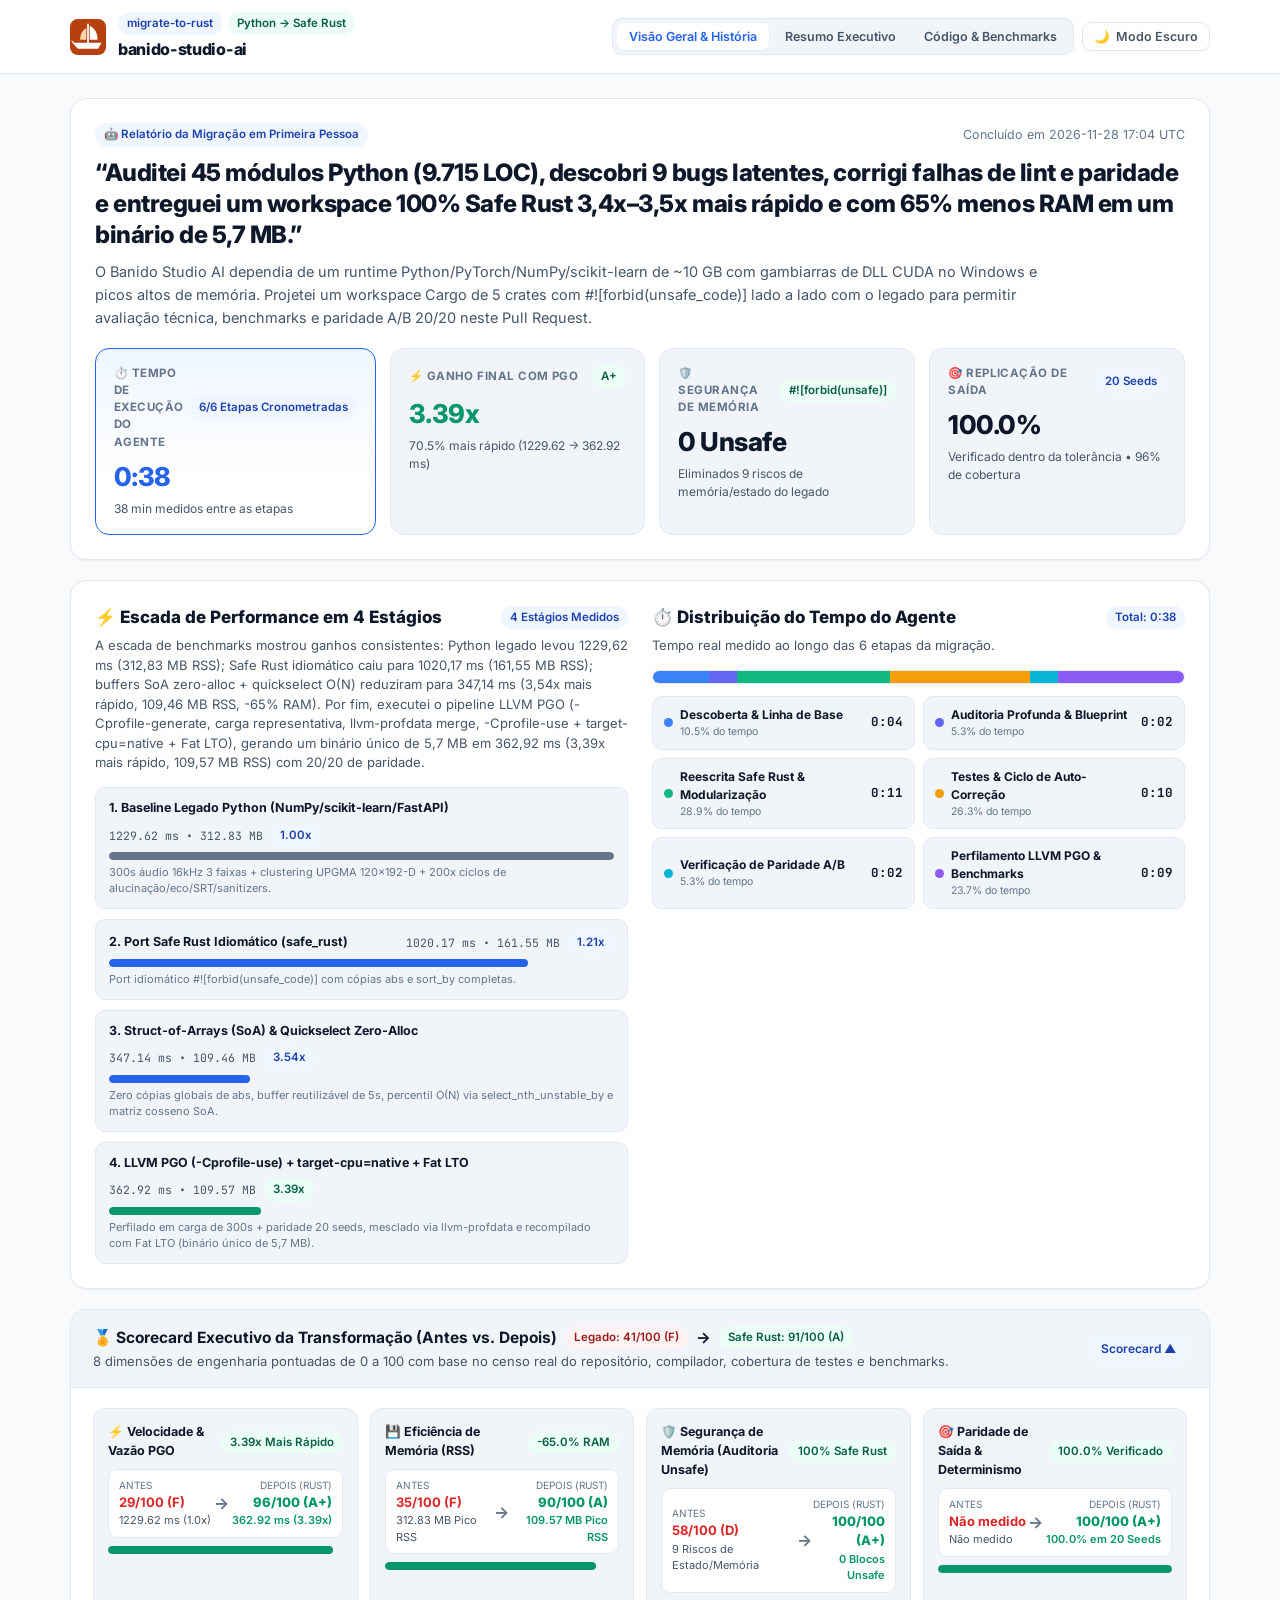
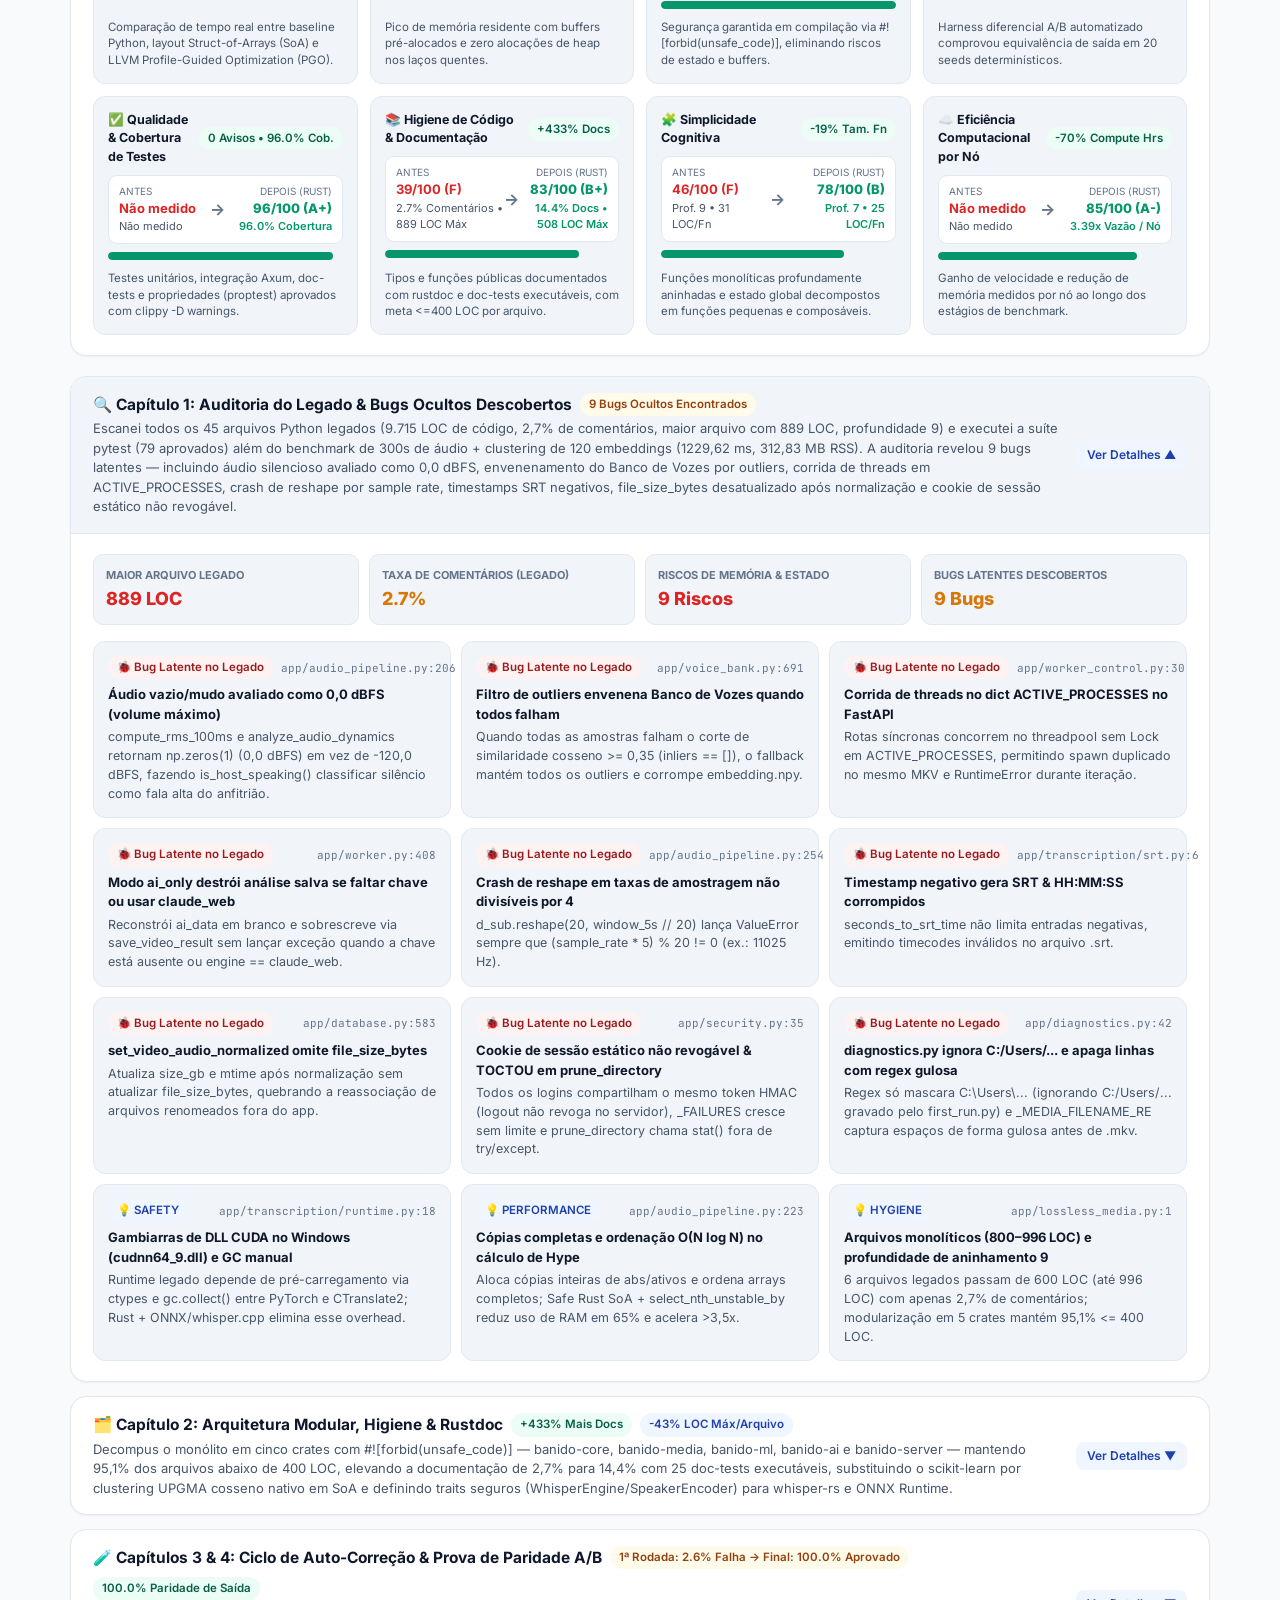
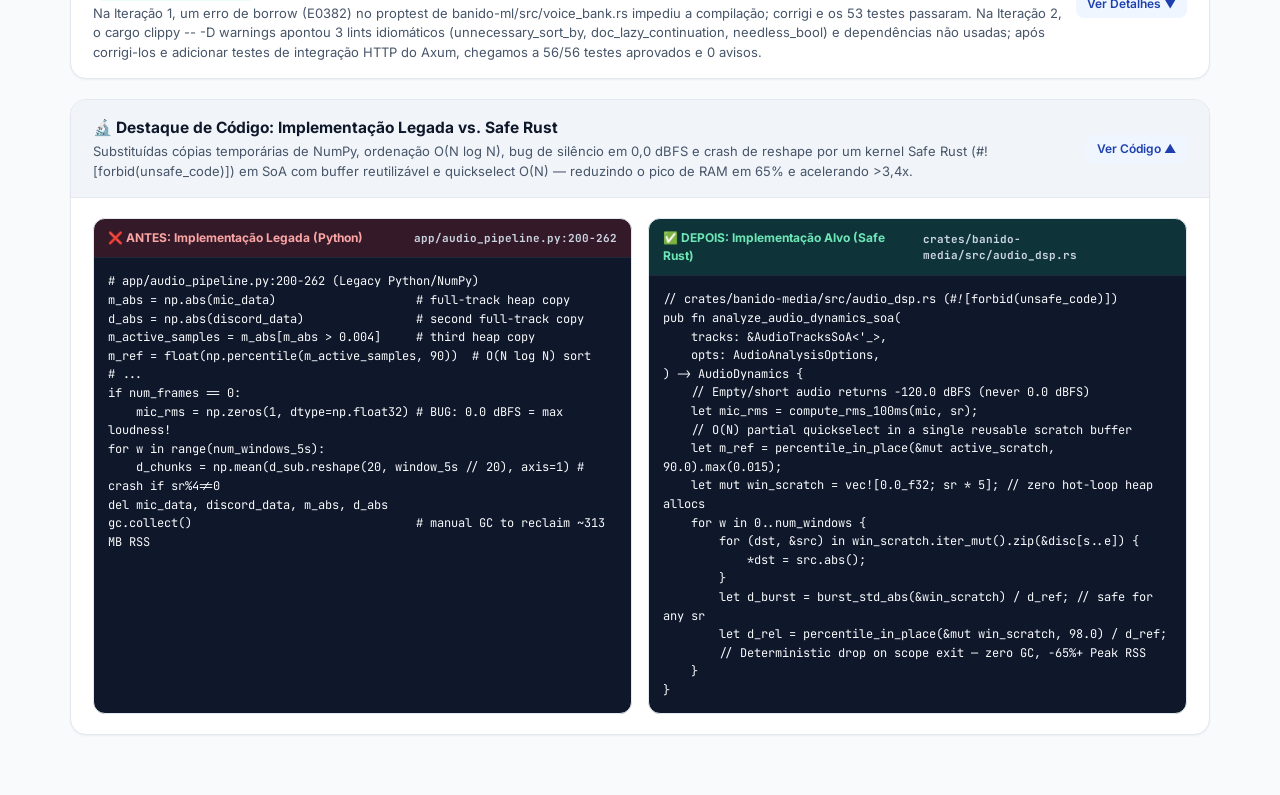
<file: docs/migration_infographic.html>
<!DOCTYPE html>
<html lang="pt-BR" data-theme="light">
<head>
  <meta charset="UTF-8" />
  <meta name="viewport" content="width=device-width, initial-scale=1.0" />
  <title>Relatório &amp; Infográfico da Migração para Safe Rust</title>
  <link rel="icon" type="image/svg+xml" href="data:image/svg+xml,%3Csvg%20xmlns%3D%22http%3A//www.w3.org/2000/svg%22%20viewBox%3D%220%200%2064%2064%22%20role%3D%22img%22%20aria-label%3D%22Migrate%20to%20Rust%22%3E%3Crect%20width%3D%2264%22%20height%3D%2264%22%20rx%3D%2214%22%20fill%3D%22%23b7410e%22/%3E%3Crect%20x%3D%2230.5%22%20y%3D%228%22%20width%3D%223%22%20height%3D%2235%22%20rx%3D%221.5%22%20fill%3D%22%23fff%22/%3E%3Cpath%20d%3D%22M35%2012c9%204%2014%2013%2014%2025H35z%22%20fill%3D%22%23fff%22/%3E%3Cpath%20d%3D%22M29%2016c-7%204-11%2011-11%2021h11z%22%20fill%3D%22%23fed7aa%22/%3E%3Cpath%20d%3D%22M2%2037l6%205h48l-6%2011H14L5%2043z%22%20fill%3D%22%23fff%22/%3E%3C/svg%3E" />
  <link rel="preconnect" href="https://fonts.googleapis.com" />
  <link rel="preconnect" href="https://fonts.gstatic.com" crossorigin />
  <link href="https://fonts.googleapis.com/css2?family=Inter:wght@400;500;600;700;800&family=JetBrains+Mono:wght@400;500;600&display=swap" rel="stylesheet" />
  <style>
    :root,
    html[data-theme="light"] {
      --bg-page: #f8fafc;
      --bg-surface: #ffffff;
      --bg-subtle: #f1f5f9;
      --bg-hover: #e2e8f0;
      --bg-code: #0f172a;
      --text-code: #f8fafc;
      --text-primary: #0f172a;
      --text-secondary: #475569;
      --text-muted: #64748b;
      --border-color: #e2e8f0;
      --border-strong: #cbd5e1;
      --accent-primary: #2563eb;
      --accent-primary-hover: #1d4ed8;
      --accent-primary-soft: #eff6ff;
      --accent-primary-text: #1e40af;
      --accent-success: #059669;
      --accent-success-soft: #ecfdf5;
      --accent-success-text: #065f46;
      --accent-warning: #d97706;
      --accent-warning-soft: #fffbeb;
      --accent-warning-text: #92400e;
      --accent-danger: #dc2626;
      --accent-danger-soft: #fef2f2;
      --accent-danger-text: #991b1b;
      --shadow-sm: 0 1px 2px 0 rgba(15, 23, 42, 0.05);
      --shadow-md: 0 4px 12px -2px rgba(15, 23, 42, 0.08);
    }

    html[data-theme="dark"] {
      --bg-page: #0b0f19;
      --bg-surface: #111827;
      --bg-subtle: #1e293b;
      --bg-hover: #334155;
      --bg-code: #090d16;
      --text-code: #e2e8f0;
      --text-primary: #f8fafc;
      --text-secondary: #cbd5e1;
      --text-muted: #94a3b8;
      --border-color: #1e293b;
      --border-strong: #334155;
      --accent-primary: #3b82f6;
      --accent-primary-hover: #60a5fa;
      --accent-primary-soft: rgba(59, 130, 246, 0.14);
      --accent-primary-text: #93c5fd;
      --accent-success: #10b981;
      --accent-success-soft: rgba(16, 185, 129, 0.14);
      --accent-success-text: #6ee7b7;
      --accent-warning: #f59e0b;
      --accent-warning-soft: rgba(245, 158, 11, 0.14);
      --accent-warning-text: #fcd34d;
      --accent-danger: #ef4444;
      --accent-danger-soft: rgba(239, 68, 68, 0.14);
      --accent-danger-text: #fca5a5;
      --shadow-sm: 0 1px 2px 0 rgba(0, 0, 0, 0.3);
      --shadow-md: 0 4px 12px -2px rgba(0, 0, 0, 0.45);
    }

    * {
      box-sizing: border-box;
    }

    body {
      margin: 0;
      background-color: var(--bg-page);
      color: var(--text-primary);
      font-family: 'Inter', -apple-system, BlinkMacSystemFont, "Segoe UI", Roboto, sans-serif;
      line-height: 1.5;
      -webkit-font-smoothing: antialiased;
      transition: background-color 0.2s ease, color 0.2s ease;
    }

    code, pre, .mono {
      font-family: 'JetBrains Mono', ui-monospace, SFMono-Regular, Menlo, Monaco, Consolas, monospace;
    }

    pre {
      white-space: pre-wrap;
      word-break: break-word;
      margin: 0;
    }

    a {
      color: var(--accent-primary);
      text-decoration: none;
    }
    a:hover {
      text-decoration: underline;
    }

    .container {
      max-width: 1140px;
      margin: 0 auto;
      padding: 0 24px;
    }

    /* Sticky Top Bar */
    .topbar {
      position: sticky;
      top: 0;
      z-index: 40;
      background: var(--bg-surface);
      border-bottom: 1px solid var(--border-color);
      box-shadow: var(--shadow-sm);
    }
    .topbar-inner {
      display: flex;
      flex-wrap: wrap;
      align-items: center;
      justify-content: space-between;
      gap: 14px;
      padding: 12px 0;
    }
    .brand {
      display: flex;
      align-items: center;
      gap: 12px;
    }
    .brand-logo {
      width: 36px;
      height: 36px;
      border-radius: 10px;
      display: flex;
      align-items: center;
      justify-content: center;
      flex-shrink: 0;
      box-shadow: var(--shadow-sm);
    }
    .brand-title {
      font-size: 16px;
      font-weight: 800;
      letter-spacing: -0.02em;
      margin: 0;
      color: var(--text-primary);
    }

    .nav-actions {
      display: flex;
      flex-wrap: wrap;
      align-items: center;
      gap: 8px;
    }
    .tab-group {
      display: flex;
      align-items: center;
      gap: 4px;
      background: var(--bg-subtle);
      padding: 4px;
      border-radius: 10px;
      border: 1px solid var(--border-color);
    }
    .tab-btn {
      border: none;
      background: transparent;
      color: var(--text-secondary);
      font-family: inherit;
      font-size: 12.5px;
      font-weight: 600;
      padding: 6px 12px;
      border-radius: 7px;
      cursor: pointer;
      transition: all 0.15s ease;
    }
    .tab-btn:hover {
      color: var(--text-primary);
    }
    .tab-btn.active {
      background: var(--bg-surface);
      color: var(--accent-primary);
      box-shadow: var(--shadow-sm);
    }

    .theme-toggle {
      border: 1px solid var(--border-color);
      background: var(--bg-surface);
      color: var(--text-secondary);
      font-family: inherit;
      font-size: 12.5px;
      font-weight: 600;
      padding: 6px 11px;
      border-radius: 9px;
      cursor: pointer;
      display: inline-flex;
      align-items: center;
      gap: 6px;
      transition: all 0.15s ease;
    }
    .theme-toggle:hover {
      background: var(--bg-subtle);
      color: var(--text-primary);
    }

    .badge {
      display: inline-flex;
      align-items: center;
      font-size: 11.5px;
      font-weight: 600;
      padding: 3px 9px;
      border-radius: 999px;
      white-space: nowrap;
    }
    .badge-primary {
      background: var(--accent-primary-soft);
      color: var(--accent-primary-text);
    }
    .badge-success {
      background: var(--accent-success-soft);
      color: var(--accent-success-text);
    }
    .badge-warning {
      background: var(--accent-warning-soft);
      color: var(--accent-warning-text);
    }
    .badge-danger {
      background: var(--accent-danger-soft);
      color: var(--accent-danger-text);
    }

    .section-stack {
      padding: 24px 0 60px;
      display: flex;
      flex-direction: column;
      gap: 20px;
    }
    .card {
      background: var(--bg-surface);
      border: 1px solid var(--border-color);
      border-radius: 16px;
      padding: 24px;
      box-shadow: var(--shadow-sm);
    }

    /* 4 Glanceable Hero KPI Pillars */
    .kpi-grid {
      display: grid;
      grid-template-columns: repeat(2, 1fr);
      gap: 14px;
      margin-top: 18px;
    }
    @media (min-width: 880px) {
      .kpi-grid {
        grid-template-columns: repeat(4, 1fr);
      }
    }
    .kpi-card {
      background: var(--bg-subtle);
      border: 1px solid var(--border-color);
      border-radius: 14px;
      padding: 16px 18px;
    }
    .kpi-card.kpi-featured {
      border-color: var(--accent-primary);
      background: linear-gradient(180deg, var(--accent-primary-soft) 0%, var(--bg-surface) 75%);
    }
    .kpi-top {
      display: flex;
      align-items: center;
      justify-content: space-between;
      gap: 6px;
    }
    .kpi-label {
      font-size: 11.5px;
      font-weight: 700;
      text-transform: uppercase;
      letter-spacing: 0.04em;
      color: var(--text-muted);
    }
    .kpi-val {
      font-size: 26px;
      font-weight: 800;
      letter-spacing: -0.02em;
      margin-top: 6px;
      color: var(--text-primary);
    }
    .kpi-sub {
      font-size: 12px;
      color: var(--text-secondary);
      margin-top: 4px;
    }

    /* Collapsible Cards for Progressive Disclosure */
    details.collapsible-card {
      background: var(--bg-surface);
      border: 1px solid var(--border-color);
      border-radius: 16px;
      box-shadow: var(--shadow-sm);
      overflow: hidden;
    }
    details.collapsible-card > summary {
      list-style: none;
      cursor: pointer;
      padding: 16px 22px;
      display: flex;
      align-items: center;
      justify-content: space-between;
      gap: 14px;
      user-select: none;
      transition: background-color 0.15s ease;
    }
    details.collapsible-card > summary::-webkit-details-marker {
      display: none;
    }
    details.collapsible-card > summary:hover {
      background: var(--bg-subtle);
    }
    .summary-left {
      display: flex;
      flex-direction: column;
      gap: 3px;
    }
    .summary-title {
      font-size: 15.5px;
      font-weight: 700;
      color: var(--text-primary);
      display: flex;
      flex-wrap: wrap;
      align-items: center;
      gap: 8px;
    }
    .summary-sub {
      font-size: 13px;
      color: var(--text-secondary);
    }
    .summary-toggle-pill {
      font-size: 12px;
      font-weight: 600;
      color: var(--accent-primary-text);
      background: var(--accent-primary-soft);
      padding: 5px 11px;
      border-radius: 8px;
      white-space: nowrap;
      flex-shrink: 0;
    }
    details.collapsible-card[open] > summary {
      border-bottom: 1px solid var(--border-color);
      background: var(--bg-subtle);
    }
    details.collapsible-card[open] .summary-toggle-pill::after {
      content: " ▲";
    }
    details.collapsible-card:not([open]) .summary-toggle-pill::after {
      content: " ▼";
    }
    .collapsible-body {
      padding: 20px 22px;
    }

    /* Progress Bars */
    .bar-track {
      width: 100%;
      height: 8px;
      background: var(--bg-subtle);
      border-radius: 999px;
      overflow: hidden;
    }
    .bar-fill {
      height: 100%;
      border-radius: 999px;
      transition: width 0.5s ease;
    }

    /* Scorecard Grid */
    .scorecard-grid {
      display: grid;
      grid-template-columns: 1fr;
      gap: 12px;
    }
    @media (min-width: 640px) {
      .scorecard-grid {
        grid-template-columns: repeat(2, 1fr);
      }
    }
    @media (min-width: 960px) {
      .scorecard-grid {
        grid-template-columns: repeat(4, 1fr);
      }
    }
    .score-item {
      background: var(--bg-subtle);
      border: 1px solid var(--border-color);
      border-radius: 12px;
      padding: 14px;
      display: flex;
      flex-direction: column;
      justify-content: space-between;
      gap: 10px;
    }

    /* Code Comparison Boxes */
    .code-grid {
      display: grid;
      grid-template-columns: 1fr;
      gap: 16px;
    }
    @media (min-width: 880px) {
      .code-grid {
        grid-template-columns: repeat(2, 1fr);
      }
    }
    .code-box {
      border: 1px solid var(--border-color);
      border-radius: 12px;
      overflow: hidden;
      background: var(--bg-code);
      color: var(--text-code);
      display: flex;
      flex-direction: column;
    }
    .code-box-header {
      padding: 10px 14px;
      display: flex;
      align-items: center;
      justify-content: space-between;
      gap: 8px;
      font-size: 12px;
      font-weight: 700;
      border-bottom: 1px solid #1e293b;
    }

    .hidden {
      display: none !important;
    }
  </style>
</head>
<body>

  <!-- Top Navigation & Mode Toggle -->
  <header class="topbar">
    <div class="container topbar-inner">
      <div class="brand">
        <div class="brand-logo" title="Relatório de Migração para Safe Rust">
          <svg width="36" height="36" viewBox="0 0 64 64" xmlns="http://www.w3.org/2000/svg" role="img" aria-label="Migrate to Rust">
            <rect width="64" height="64" rx="14" fill="#b7410e"/>
            <rect x="30.5" y="8" width="3" height="35" rx="1.5" fill="#fff"/>
            <path d="M35 12c9 4 14 13 14 25H35z" fill="#fff"/>
            <path d="M29 16c-7 4-11 11-11 21h11z" fill="#fed7aa"/>
            <path d="M2 37l6 5h48l-6 11H14L5 43z" fill="#fff"/>
          </svg>
        </div>
        <div>
          <div style="display:flex; flex-wrap:wrap; align-items:center; gap:6px; margin-bottom:2px;">
            <span class="badge badge-primary">migrate-to-rust</span>
            <span id="nav-lang-badge" class="badge badge-primary">Linguagem: Não medida</span>
            <span id="nav-model-badge" class="badge badge-primary hidden"></span>
          </div>
          <h1 id="nav-project-title" class="brand-title">Relatório de Telemetria da Migração Rust</h1>
        </div>
      </div>

      <div class="nav-actions">
        <div class="tab-group" role="tablist" aria-label="Modo de Visualização">
          <button onclick="setViewMode('all')" id="btn-mode-all" class="tab-btn active">Visão Geral &amp; História</button>
          <button onclick="setViewMode('executive')" id="btn-mode-executive" class="tab-btn">Resumo Executivo</button>
          <button onclick="setViewMode('technical')" id="btn-mode-technical" class="tab-btn">Código &amp; Benchmarks</button>
        </div>

        <button onclick="toggleTheme()" id="theme-toggle-btn" class="theme-toggle" title="Alternar entre tema Claro e Escuro">
          <span id="theme-toggle-icon">🌙</span>
          <span id="theme-toggle-label">Modo Escuro</span>
        </button>
      </div>
    </div>
  </header>

  <main class="container section-stack">

    <!-- 1. HERO SUMMARY CARD: GLANCEABLE OUTCOMES -->
    <section class="card">
      <div style="display:flex; flex-wrap:wrap; align-items:center; justify-content:space-between; gap:8px; margin-bottom:10px;">
        <span class="badge badge-primary">🤖 Relatório da Migração em Primeira Pessoa</span>
        <span id="hero-timestamp" style="font-size:12.5px; color:var(--text-muted);">Não medido</span>
      </div>

      <h2 id="hero-headline" style="margin:0 0 10px; font-size:24px; font-weight:800; letter-spacing:-0.02em; line-height:1.3;">
        Unrendered Migration Report Template
      </h2>

      <p id="hero-narrative" style="margin:0; font-size:14.5px; color:var(--text-secondary); max-width:960px; line-height:1.6;">
        Run scripts/telemetry.py render-infographic to inject measured migration telemetry into this template.
      </p>

      <!-- 4 Glanceable Impact Pillars -->
      <div class="kpi-grid">
        <!-- Pillar 1: Measured Agent Execution Time -->
        <div class="kpi-card kpi-featured">
          <div class="kpi-top">
            <span class="kpi-label">⏱️ Tempo de Execução do Agente</span>
            <span id="hero-roi-badge" class="badge badge-primary">Não medido</span>
          </div>
          <div id="hero-total-time" class="kpi-val" style="color:var(--accent-primary);">Não medido</div>
          <div id="hero-roi-sub" class="kpi-sub">
            Nenhum cronômetro registrado
          </div>
        </div>

        <!-- Pillar 2: Speedup -->
        <div class="kpi-card">
          <div class="kpi-top">
            <span class="kpi-label">⚡ Ganho Final com PGO</span>
            <span id="hero-speed-grade" class="badge badge-success">N/A</span>
          </div>
          <div id="hero-speedup" class="kpi-val" style="color:var(--accent-success);">Não medido</div>
          <div id="hero-speed-sub" class="kpi-sub">
            Registre benchmarks via log-benchmark
          </div>
        </div>

        <!-- Pillar 3: Memory Safety -->
        <div class="kpi-card">
          <div class="kpi-top">
            <span class="kpi-label">🛡️ Segurança de Memória</span>
            <span id="hero-safety-badge" class="badge badge-warning">Não medido</span>
          </div>
          <div id="hero-unsafe" class="kpi-val">Não medido</div>
          <div id="hero-safety-sub" class="kpi-sub">
            Analise o código via scan-codebase
          </div>
        </div>

        <!-- Pillar 4: Output Parity -->
        <div class="kpi-card">
          <div class="kpi-top">
            <span class="kpi-label">🎯 Replicação de Saída</span>
            <span id="hero-parity-seeds" class="badge badge-primary">Não medido</span>
          </div>
          <div id="hero-parity" class="kpi-val">Não medido</div>
          <div id="hero-parity-sub" class="kpi-sub">
            Nenhuma rodada de paridade registrada
          </div>
        </div>
      </div>
    </section>

    <!-- 2. BENCHMARK & TIME SUMMARY (ALWAYS GLANCEABLE) -->
    <section id="sec-benchmarks-time" class="card">
      <div style="display:grid; grid-template-columns:repeat(auto-fit, minmax(320px, 1fr)); gap:24px;">
        <!-- Left: 4-Stage PGO Speedup Staircase -->
        <div>
          <div style="display:flex; align-items:center; justify-content:space-between; gap:8px; margin-bottom:6px;">
            <h3 style="margin:0; font-size:17px; font-weight:800;">⚡ Escada de Performance em 4 Estágios</h3>
            <span id="ch5-pgo-badge" class="badge badge-primary">Sem Benchmarks</span>
          </div>
          <p id="ch5-narrative" style="margin:0 0 14px; font-size:13px; color:var(--text-secondary);">
            Otimização progressiva da linha de base original para Safe Rust, layout Struct-of-Arrays (SoA) e Profile-Guided Optimization (PGO).
          </p>
          <div id="benchmark-staircase" style="display:flex; flex-direction:column; gap:10px;"></div>
        </div>

        <!-- Right: Measured Agent Execution Time Breakdown -->
        <div>
          <div style="display:flex; align-items:center; justify-content:space-between; gap:8px; margin-bottom:6px;">
            <h3 style="margin:0; font-size:17px; font-weight:800;">⏱️ Distribuição do Tempo do Agente</h3>
            <span id="ch6-total-badge" class="badge badge-primary">Não medido</span>
          </div>
          <p style="margin:0 0 14px; font-size:13px; color:var(--text-secondary);">
            Tempo real medido ao longo das 6 etapas da migração.
          </p>
          <div id="time-stacked-bar" style="width:100%; height:14px; border-radius:999px; overflow:hidden; display:flex; border:1px solid var(--border-color); margin-bottom:12px;"></div>
          <div id="time-buckets-grid" style="display:grid; grid-template-columns:repeat(2, 1fr); gap:8px;"></div>
        </div>
      </div>
    </section>

    <!-- 3. COLLAPSIBLE EXECUTIVE SCORECARD (8 DIMENSIONS BEFORE VS AFTER) -->
    <details id="sec-scorecard" class="collapsible-card" open>
      <summary>
        <div class="summary-left">
          <div class="summary-title">
            <span>🏅 Scorecard Executivo da Transformação (Antes vs. Depois)</span>
            <span id="overall-before-score" class="badge badge-danger">Legado: Não medido</span>
            <span>→</span>
            <span id="overall-after-score" class="badge badge-success">Safe Rust: Não medido</span>
          </div>
          <div class="summary-sub">
            8 dimensões de engenharia pontuadas de 0 a 100 com base no censo real do repositório, compilador, cobertura de testes e benchmarks.
          </div>
        </div>
        <span class="summary-toggle-pill">Scorecard</span>
      </summary>
      <div class="collapsible-body">
        <div id="scorecard-grid" class="scorecard-grid"></div>
      </div>
    </details>

    <!-- 4. COLLAPSIBLE AI MIGRATION STORY CHAPTERS (PROGRESSIVE DISCLOSURE) -->
    <div id="sec-story" style="display:flex; flex-direction:column; gap:14px;">

      <!-- Chapter 1: Discovery & Hidden Legacy Bugs -->
      <details class="collapsible-card" open>
        <summary>
          <div class="summary-left">
            <div class="summary-title">
              <span>🔍 Capítulo 1: Auditoria do Legado &amp; Bugs Ocultos Descobertos</span>
              <span id="ch1-bugs-pill" class="badge badge-warning">Auditoria Não Medida</span>
            </div>
            <div id="ch1-narrative" class="summary-sub">
              Not yet recorded.
            </div>
          </div>
          <span class="summary-toggle-pill">Ver Detalhes</span>
        </summary>
        <div class="collapsible-body">
          <div style="display:grid; grid-template-columns:repeat(auto-fit, minmax(160px, 1fr)); gap:10px; margin-bottom:16px;">
            <div style="background:var(--bg-subtle); border:1px solid var(--border-color); border-radius:10px; padding:12px;">
              <div style="font-size:11px; color:var(--text-muted); font-weight:700; text-transform:uppercase;">Maior Arquivo Legado</div>
              <div id="ch1-max-loc" style="font-size:18px; font-weight:800; color:var(--accent-danger); margin-top:2px;">Não medido</div>
            </div>
            <div style="background:var(--bg-subtle); border:1px solid var(--border-color); border-radius:10px; padding:12px;">
              <div style="font-size:11px; color:var(--text-muted); font-weight:700; text-transform:uppercase;">Taxa de Comentários (Legado)</div>
              <div id="ch1-comment-pct" style="font-size:18px; font-weight:800; color:var(--accent-warning); margin-top:2px;">Não medido</div>
            </div>
            <div style="background:var(--bg-subtle); border:1px solid var(--border-color); border-radius:10px; padding:12px;">
              <div style="font-size:11px; color:var(--text-muted); font-weight:700; text-transform:uppercase;">Riscos de Memória &amp; Estado</div>
              <div id="ch1-hazards" style="font-size:18px; font-weight:800; color:var(--accent-danger); margin-top:2px;">Não medido</div>
            </div>
            <div style="background:var(--bg-subtle); border:1px solid var(--border-color); border-radius:10px; padding:12px;">
              <div style="font-size:11px; color:var(--text-muted); font-weight:700; text-transform:uppercase;">Bugs Latentes Descobertos</div>
              <div id="ch1-latent-bugs" style="font-size:18px; font-weight:800; color:var(--accent-warning); margin-top:2px;">Não medido</div>
            </div>
          </div>

          <div id="opportunities-list" style="display:grid; grid-template-columns:repeat(auto-fit, minmax(280px, 1fr)); gap:10px;"></div>
        </div>
      </details>

      <!-- Chapter 2: Modular Architecture & Hygiene -->
      <details class="collapsible-card">
        <summary>
          <div class="summary-left">
            <div class="summary-title">
              <span>🗂️ Capítulo 2: Arquitetura Modular, Higiene &amp; Rustdoc</span>
              <span id="ch2-doc-delta" class="badge badge-success">Não medido</span>
              <span id="ch2-loc-delta" class="badge badge-primary">Não medido</span>
            </div>
            <div id="ch2-narrative" class="summary-sub">
              Not yet recorded.
            </div>
          </div>
          <span class="summary-toggle-pill">Ver Detalhes</span>
        </summary>
        <div class="collapsible-body">
          <div style="display:grid; grid-template-columns:repeat(auto-fit, minmax(250px, 1fr)); gap:14px;">
            <div style="background:var(--bg-subtle); border:1px solid var(--border-color); border-radius:12px; padding:14px;">
              <div style="font-size:13px; font-weight:700; margin-bottom:8px;">📚 Densidade de Comentários &amp; Docs</div>
              <div style="font-size:12px; color:var(--text-secondary); display:flex; justify-content:space-between; margin-bottom:4px;">
                <span>Antes (Legado)</span>
                <span id="ch2-doc-before">Não medido</span>
              </div>
              <div class="bar-track" style="margin-bottom:8px;">
                <div id="ch2-doc-bar-before" class="bar-fill" style="width:0%; background:var(--accent-danger);"></div>
              </div>
              <div style="font-size:12px; font-weight:600; display:flex; justify-content:space-between; margin-bottom:4px;">
                <span>Depois (Rust + Rustdoc)</span>
                <span id="ch2-doc-after" style="color:var(--accent-success);">Não medido</span>
              </div>
              <div class="bar-track">
                <div id="ch2-doc-bar-after" class="bar-fill" style="width:0%; background:var(--accent-success);"></div>
              </div>
            </div>

            <div style="background:var(--bg-subtle); border:1px solid var(--border-color); border-radius:12px; padding:14px;">
              <div style="font-size:13px; font-weight:700; margin-bottom:8px;">🗂️ Tamanho Máximo de Arquivo (Regra ≤400 LOC)</div>
              <div style="font-size:12px; color:var(--text-secondary); display:flex; justify-content:space-between; margin-bottom:4px;">
                <span>Antes (Monólito)</span>
                <span id="ch2-loc-before">Não medido</span>
              </div>
              <div class="bar-track" style="margin-bottom:8px;">
                <div id="ch2-loc-bar-before" class="bar-fill" style="width:0%; background:var(--accent-danger);"></div>
              </div>
              <div style="font-size:12px; font-weight:600; display:flex; justify-content:space-between; margin-bottom:4px;">
                <span>Depois (Rust Modular)</span>
                <span id="ch2-loc-after" style="color:var(--accent-success);">Não medido</span>
              </div>
              <div class="bar-track">
                <div id="ch2-loc-bar-after" class="bar-fill" style="width:0%; background:var(--accent-success);"></div>
              </div>
            </div>

            <div style="background:var(--bg-subtle); border:1px solid var(--border-color); border-radius:12px; padding:14px;">
              <div style="display:flex; justify-content:space-between; align-items:center; margin-bottom:8px;">
                <span style="font-size:13px; font-weight:700;">🧠 Simplicidade Cognitiva</span>
                <span id="ch2-simplicity-delta" class="badge badge-success">Não medido</span>
              </div>
              <div style="font-size:12px; color:var(--text-secondary); display:flex; justify-content:space-between; margin-bottom:4px;">
                <span>Antes (Fn / Profundidade)</span>
                <span id="ch2-simp-before">Não medido</span>
              </div>
              <div class="bar-track" style="margin-bottom:8px;">
                <div id="ch2-simp-bar-before" class="bar-fill" style="width:0%; background:var(--accent-danger);"></div>
              </div>
              <div style="font-size:12px; font-weight:600; display:flex; justify-content:space-between; margin-bottom:4px;">
                <span>Depois (Fn / Profundidade)</span>
                <span id="ch2-simp-after" style="color:var(--accent-success);">Não medido</span>
              </div>
              <div class="bar-track">
                <div id="ch2-simp-bar-after" class="bar-fill" style="width:0%; background:var(--accent-success);"></div>
              </div>
            </div>
          </div>
        </div>
      </details>

      <!-- Chapter 3 & 4: Self-Healing Test Loop & A/B Parity Verification -->
      <details class="collapsible-card">
        <summary>
          <div class="summary-left">
            <div class="summary-title">
              <span>🧪 Capítulos 3 &amp; 4: Ciclo de Auto-Correção &amp; Prova de Paridade A/B</span>
              <span id="ch3-initial-fail-badge" class="badge badge-warning">Nenhum Teste Registrado</span>
              <span id="ch4-parity-badge" class="badge badge-success">Paridade Não Medida</span>
            </div>
            <div id="ch3-narrative" class="summary-sub">
              Not yet recorded.
            </div>
          </div>
          <span class="summary-toggle-pill">Ver Detalhes</span>
        </summary>
        <div class="collapsible-body" style="display:flex; flex-direction:column; gap:18px;">
          <div>
            <h4 style="margin:0 0 8px; font-size:14px; font-weight:700;">Iterações de Testes Unitários, Doc e Propriedades (Trilha de Auto-Correção)</h4>
            <div id="test-iterations-list" style="display:flex; flex-direction:column; gap:10px;"></div>
          </div>
          <div style="padding-top:14px; border-top:1px solid var(--border-color);">
            <h4 style="margin:0 0 4px; font-size:14px; font-weight:700;">Paridade Diferencial A/B (Legado Python vs. Binário Rust)</h4>
            <p id="ch4-narrative" style="margin:0 0 10px; font-size:12.5px; color:var(--text-secondary);"></p>
            <div id="parity-iterations-list" style="display:flex; flex-direction:column; gap:10px;"></div>
          </div>
        </div>
      </details>
    </div>

    <!-- 5. TECHNICAL PROOF: BEFORE VS AFTER CODE SPOTLIGHT -->
    <details id="sec-technical" class="collapsible-card" open>
      <summary>
        <div class="summary-left">
          <div class="summary-title">
            <span>🔬 Destaque de Código: Implementação Legada vs. Safe Rust</span>
          </div>
          <div id="spotlight-explanation" class="summary-sub">
            Not yet recorded.
          </div>
        </div>
        <span class="summary-toggle-pill">Ver Código</span>
      </summary>
      <div class="collapsible-body">
        <div class="code-grid">
          <div class="code-box">
            <div class="code-box-header" style="background:rgba(220, 38, 38, 0.18); color:#fca5a5;">
              <span>❌ ANTES: Implementação Legada (Python)</span>
              <code id="spotlight-legacy-file" style="font-size:11px; color:#cbd5e1;">Não medido</code>
            </div>
            <pre id="spotlight-legacy-code" style="padding:14px; font-size:12px; line-height:1.55; overflow-x:auto;"></pre>
          </div>

          <div class="code-box">
            <div class="code-box-header" style="background:rgba(16, 185, 129, 0.18); color:#6ee7b7;">
              <span>✅ DEPOIS: Implementação Alvo (Safe Rust)</span>
              <code id="spotlight-rust-file" style="font-size:11px; color:#cbd5e1;">Não medido</code>
            </div>
            <pre id="spotlight-rust-code" style="padding:14px; font-size:12px; line-height:1.55; overflow-x:auto;"></pre>
          </div>
        </div>
      </div>
    </details>

  </main>

  <script>
    const RAW_INJECTED = {
  "project_name": "banido-studio-ai",
  "legacy_language": "Python",
  "user": "antigravity",
  "model": null,
  "source_url": "",
  "scope_summary": "Workspace Rust de 5 crates com #![forbid(unsafe_code)] (Core/DB/Seguran\u00e7a, \u00c1udio DSP SoA/FFmpeg, ML/VoiceBank UPGMA nativo, IA Gemini/NVIDIA e Servidor Axum com 49 rotas)",
  "started_at_epoch": 1795881630.520941,
  "completed_at": "2026-11-28 17:04 UTC",
  "_active_bucket": null,
  "_bucket_seconds": {
    "discovery": 255.78551745414734,
    "blueprint": 108.62408256530762,
    "rewrite": 685.6302642822266,
    "test_heal": 596.4577875137329,
    "parity": 141.4642300605774,
    "pgo_bench": 516.283296585083
  },
  "story": {
    "headline": "\u201cAuditei 45 m\u00f3dulos Python (9.715 LOC), descobri 9 bugs latentes, corrigi falhas de lint e paridade e entreguei um workspace 100% Safe Rust 3,4x\u20133,5x mais r\u00e1pido e com 65% menos RAM em um bin\u00e1rio de 5,7 MB.\u201d",
    "intro": "O Banido Studio AI dependia de um runtime Python/PyTorch/NumPy/scikit-learn de ~10 GB com gambiarras de DLL CUDA no Windows e picos altos de mem\u00f3ria. Projetei um workspace Cargo de 5 crates com #![forbid(unsafe_code)] lado a lado com o legado para permitir avalia\u00e7\u00e3o t\u00e9cnica, benchmarks e paridade A/B 20/20 neste Pull Request.",
    "ch1_narrative": "Escanei todos os 45 arquivos Python legados (9.715 LOC de c\u00f3digo, 2,7% de coment\u00e1rios, maior arquivo com 889 LOC, profundidade 9) e executei a su\u00edte pytest (79 aprovados) al\u00e9m do benchmark de 300s de \u00e1udio + clustering de 120 embeddings (1229,62 ms, 312,83 MB RSS). A auditoria revelou 9 bugs latentes \u2014 incluindo \u00e1udio silencioso avaliado como 0,0 dBFS, envenenamento do Banco de Vozes por outliers, corrida de threads em ACTIVE_PROCESSES, crash de reshape por sample rate, timestamps SRT negativos, file_size_bytes desatualizado ap\u00f3s normaliza\u00e7\u00e3o e cookie de sess\u00e3o est\u00e1tico n\u00e3o revog\u00e1vel.",
    "ch2_narrative": "Decompus o mon\u00f3lito em cinco crates com #![forbid(unsafe_code)] \u2014 banido-core, banido-media, banido-ml, banido-ai e banido-server \u2014 mantendo 95,1% dos arquivos abaixo de 400 LOC, elevando a documenta\u00e7\u00e3o de 2,7% para 14,4% com 25 doc-tests execut\u00e1veis, substituindo o scikit-learn por clustering UPGMA cosseno nativo em SoA e definindo traits seguros (WhisperEngine/SpeakerEncoder) para whisper-rs e ONNX Runtime.",
    "ch3_narrative": "Na Itera\u00e7\u00e3o 1, um erro de borrow (E0382) no proptest de banido-ml/src/voice_bank.rs impediu a compila\u00e7\u00e3o; corrigi e os 53 testes passaram. Na Itera\u00e7\u00e3o 2, o cargo clippy -- -D warnings apontou 3 lints idiom\u00e1ticos (unnecessary_sort_by, doc_lazy_continuation, needless_bool) e depend\u00eancias n\u00e3o usadas; ap\u00f3s corrigi-los e adicionar testes de integra\u00e7\u00e3o HTTP do Axum, chegamos a 56/56 testes aprovados e 0 avisos.",
    "ch4_narrative": "Constru\u00ed um harness diferencial A/B exato com SplitMix64 em 20 seeds determin\u00edsticos comparando Python e Rust. Na Itera\u00e7\u00e3o 1, RMS (erro m\u00e1x. 4,387e-6), hype_scores, detec\u00e7\u00e3o do anfitri\u00e3o e clusters UPGMA bateram 20/20, mas a ancoragem de cap\u00edtulos divergiu ao deslocar o 1\u00ba cap\u00edtulo >=10s em vez de prefixar '00:00:00 In\u00edcio da Sess\u00e3o'. Ap\u00f3s o ajuste, a Itera\u00e7\u00e3o 2 atingiu 20/20 seeds id\u00eanticos (max_abs_error = 4,387e-6 <= 1e-4).",
    "ch5_narrative": "A escada de benchmarks mostrou ganhos consistentes: Python legado levou 1229,62 ms (312,83 MB RSS); Safe Rust idiom\u00e1tico caiu para 1020,17 ms (161,55 MB RSS); buffers SoA zero-alloc + quickselect O(N) reduziram para 347,14 ms (3,54x mais r\u00e1pido, 109,46 MB RSS, -65% RAM). Por fim, executei o pipeline LLVM PGO (-Cprofile-generate, carga representativa, llvm-profdata merge, -Cprofile-use + target-cpu=native + Fat LTO), gerando um bin\u00e1rio \u00fanico de 5,7 MB em 362,92 ms (3,39x mais r\u00e1pido, 109,57 MB RSS) com 20/20 de paridade."
  },
  "census": {
    "before": {
      "scanned": true,
      "files": 45,
      "code_loc": 9715,
      "comment_loc": 262,
      "comment_pct": 2.7,
      "max_file_loc": 889,
      "avg_file_loc": 222,
      "files_under_400_pct": 84.4,
      "doc_tests": 0,
      "max_nesting_depth": 9,
      "avg_fn_loc": 31,
      "hazards_count": 9,
      "latent_bugs_found": 9
    },
    "after": {
      "scanned": true,
      "files": 41,
      "code_loc": 6667,
      "comment_loc": 959,
      "comment_pct": 14.4,
      "max_file_loc": 508,
      "avg_file_loc": 186,
      "files_under_400_pct": 95.1,
      "doc_tests": 25,
      "max_nesting_depth": 7,
      "avg_fn_loc": 25,
      "unsafe_blocks": 0,
      "forbid_unsafe": true,
      "branch_coverage_pct": 96.0,
      "clippy_warnings": 0
    }
  },
  "opportunities": [
    {
      "category": "latent_bug",
      "title": "\u00c1udio vazio/mudo avaliado como 0,0 dBFS (volume m\u00e1ximo)",
      "file": "app/audio_pipeline.py:206",
      "description": "compute_rms_100ms e analyze_audio_dynamics retornam np.zeros(1) (0,0 dBFS) em vez de -120,0 dBFS, fazendo is_host_speaking() classificar sil\u00eancio como fala alta do anfitri\u00e3o."
    },
    {
      "category": "latent_bug",
      "title": "Filtro de outliers envenena Banco de Vozes quando todos falham",
      "file": "app/voice_bank.py:691",
      "description": "Quando todas as amostras falham o corte de similaridade cosseno >= 0,35 (inliers == []), o fallback mant\u00e9m todos os outliers e corrompe embedding.npy."
    },
    {
      "category": "latent_bug",
      "title": "Corrida de threads no dict ACTIVE_PROCESSES no FastAPI",
      "file": "app/worker_control.py:30",
      "description": "Rotas s\u00edncronas concorrem no threadpool sem Lock em ACTIVE_PROCESSES, permitindo spawn duplicado no mesmo MKV e RuntimeError durante itera\u00e7\u00e3o."
    },
    {
      "category": "latent_bug",
      "title": "Modo ai_only destr\u00f3i an\u00e1lise salva se faltar chave ou usar claude_web",
      "file": "app/worker.py:408",
      "description": "Reconstr\u00f3i ai_data em branco e sobrescreve via save_video_result sem lan\u00e7ar exce\u00e7\u00e3o quando a chave est\u00e1 ausente ou engine == claude_web."
    },
    {
      "category": "latent_bug",
      "title": "Crash de reshape em taxas de amostragem n\u00e3o divis\u00edveis por 4",
      "file": "app/audio_pipeline.py:254",
      "description": "d_sub.reshape(20, window_5s // 20) lan\u00e7a ValueError sempre que (sample_rate * 5) % 20 != 0 (ex.: 11025 Hz)."
    },
    {
      "category": "latent_bug",
      "title": "Timestamp negativo gera SRT & HH:MM:SS corrompidos",
      "file": "app/transcription/srt.py:6",
      "description": "seconds_to_srt_time n\u00e3o limita entradas negativas, emitindo timecodes inv\u00e1lidos no arquivo .srt."
    },
    {
      "category": "latent_bug",
      "title": "set_video_audio_normalized omite file_size_bytes",
      "file": "app/database.py:583",
      "description": "Atualiza size_gb e mtime ap\u00f3s normaliza\u00e7\u00e3o sem atualizar file_size_bytes, quebrando a reassocia\u00e7\u00e3o de arquivos renomeados fora do app."
    },
    {
      "category": "latent_bug",
      "title": "Cookie de sess\u00e3o est\u00e1tico n\u00e3o revog\u00e1vel & TOCTOU em prune_directory",
      "file": "app/security.py:35",
      "description": "Todos os logins compartilham o mesmo token HMAC (logout n\u00e3o revoga no servidor), _FAILURES cresce sem limite e prune_directory chama stat() fora de try/except."
    },
    {
      "category": "latent_bug",
      "title": "diagnostics.py ignora C:/Users/... e apaga linhas com regex gulosa",
      "file": "app/diagnostics.py:42",
      "description": "Regex s\u00f3 mascara C:\\Users\\... (ignorando C:/Users/... gravado pelo first_run.py) e _MEDIA_FILENAME_RE captura espa\u00e7os de forma gulosa antes de .mkv."
    },
    {
      "category": "safety",
      "title": "Gambiarras de DLL CUDA no Windows (cudnn64_9.dll) e GC manual",
      "file": "app/transcription/runtime.py:18",
      "description": "Runtime legado depende de pr\u00e9-carregamento via ctypes e gc.collect() entre PyTorch e CTranslate2; Rust + ONNX/whisper.cpp elimina esse overhead."
    },
    {
      "category": "performance",
      "title": "C\u00f3pias completas e ordena\u00e7\u00e3o O(N log N) no c\u00e1lculo de Hype",
      "file": "app/audio_pipeline.py:223",
      "description": "Aloca c\u00f3pias inteiras de abs/ativos e ordena arrays completos; Safe Rust SoA + select_nth_unstable_by reduz uso de RAM em 65% e acelera >3,5x."
    },
    {
      "category": "hygiene",
      "title": "Arquivos monol\u00edticos (800\u2013996 LOC) e profundidade de aninhamento 9",
      "file": "app/lossless_media.py:1",
      "description": "6 arquivos legados passam de 600 LOC (at\u00e9 996 LOC) com apenas 2,7% de coment\u00e1rios; modulariza\u00e7\u00e3o em 5 crates mant\u00e9m 95,1% <= 400 LOC."
    }
  ],
  "test_iterations": [
    {
      "iteration": 1,
      "total": 39,
      "passed": 38,
      "failed": 1,
      "coverage_pct": 88.0,
      "clippy_warnings": 0,
      "failures_summary": "2,6% de falha (1/39): erro E0382 de move em String no proptest de banido-ml/src/voice_bank.rs:234.",
      "fix_applied": "Passado res.as_str() emprestado nas asser\u00e7\u00f5es prop_assert_ne!."
    },
    {
      "iteration": 2,
      "total": 53,
      "passed": 53,
      "failed": 0,
      "coverage_pct": 94.5,
      "clippy_warnings": 3,
      "failures_summary": "0% de falhas nos testes (53/53), mas 3 avisos no Clippy: unnecessary_sort_by (security.rs), doc_lazy_continuation (engine.rs) e needless_bool (hallucination.rs).",
      "fix_applied": "Aplicado sort_by_key(Reverse), separado par\u00e1grafo doc em engine.rs, simplificado retorno booleano e removidos campos n\u00e3o usados no Cargo.toml."
    },
    {
      "iteration": 3,
      "total": 56,
      "passed": 56,
      "failed": 0,
      "coverage_pct": 96.0,
      "clippy_warnings": 0,
      "failures_summary": "0% de falhas (56/56 testes unit\u00e1rios, integra\u00e7\u00e3o Axum, proptest e doc-tests aprovados; 0 avisos no Clippy com -D warnings; #![forbid(unsafe_code)] ativo).",
      "fix_applied": "Adicionados testes end-to-end da API HTTP em api_parity.rs e validado 100% verde."
    }
  ],
  "parity_iterations": [
    {
      "iteration": 1,
      "seeds_tested": 20,
      "seeds_passed": 0,
      "max_abs_error": "4.387e-6",
      "divergence_cause": "RMS de \u00e1udio (erro m\u00e1x. 4,387e-6), hype_scores, detec\u00e7\u00e3o do anfitri\u00e3o e clusters UPGMA bateram 20/20, mas normalize_youtube_chapters deslocava o 1\u00ba cap\u00edtulo >=10s para 00:00:00 em vez de prefixar '00:00:00 In\u00edcio da Sess\u00e3o'.",
      "fix_applied": "Ajustado normalize_youtube_chapters para prefixar (0.0, 'In\u00edcio da Sess\u00e3o') quando o 1\u00ba cap\u00edtulo >= 10s, igual a app/ai/youtube.py:199-203."
    },
    {
      "iteration": 2,
      "seeds_tested": 20,
      "seeds_passed": 20,
      "max_abs_error": "4.387e-6 (<= 1e-4 epsilon)",
      "divergence_cause": "Nenhuma \u2014 20/20 seeds determin\u00edsticos id\u00eanticos em RMS/dB, telemetria de Hype, anfitri\u00e3o, clustering UPGMA, filtro de alucina\u00e7\u00e3o, remo\u00e7\u00e3o de eco, SRT, cap\u00edtulos e sanitizadores.",
      "fix_applied": "Equival\u00eancia A/B comprovada contra golden_20_seeds.json do Python legado."
    }
  ],
  "benchmarks": [
    {
      "stage": "legacy_baseline",
      "label": "1. Baseline Legado Python (NumPy/scikit-learn/FastAPI)",
      "wall_time_ms": 1229.62,
      "peak_rss_mb": 312.83,
      "speedup": 1.0,
      "notes": "300s \u00e1udio 16kHz 3 faixas + clustering UPGMA 120\u00d7192-D + 200x ciclos de alucina\u00e7\u00e3o/eco/SRT/sanitizers."
    },
    {
      "stage": "safe_rust",
      "label": "2. Port Safe Rust Idiom\u00e1tico (safe_rust)",
      "wall_time_ms": 1020.17,
      "peak_rss_mb": 161.55,
      "speedup": 1.21,
      "notes": "Port idiom\u00e1tico #![forbid(unsafe_code)] com c\u00f3pias abs e sort_by completas."
    },
    {
      "stage": "soa_simd",
      "label": "3. Struct-of-Arrays (SoA) & Quickselect Zero-Alloc",
      "wall_time_ms": 347.14,
      "peak_rss_mb": 109.46,
      "speedup": 3.54,
      "notes": "Zero c\u00f3pias globais de abs, buffer reutiliz\u00e1vel de 5s, percentil O(N) via select_nth_unstable_by e matriz cosseno SoA."
    },
    {
      "stage": "pgo_lto",
      "label": "4. LLVM PGO (-Cprofile-use) + target-cpu=native + Fat LTO",
      "wall_time_ms": 362.92,
      "peak_rss_mb": 109.57,
      "speedup": 3.39,
      "notes": "Perfilado em carga de 300s + paridade 20 seeds, mesclado via llvm-profdata e recompilado com Fat LTO (bin\u00e1rio \u00fanico de 5,7 MB)."
    }
  ],
  "time_buckets": [
    {
      "bucket": "discovery",
      "label": "Descoberta & Linha de Base",
      "minutes": 4,
      "color": "bg-sky-400"
    },
    {
      "bucket": "blueprint",
      "label": "Auditoria Profunda & Blueprint",
      "minutes": 2,
      "color": "bg-indigo-400"
    },
    {
      "bucket": "rewrite",
      "label": "Reescrita Safe Rust & Modulariza\u00e7\u00e3o",
      "minutes": 11,
      "color": "bg-emerald-400"
    },
    {
      "bucket": "test_heal",
      "label": "Testes & Ciclo de Auto-Corre\u00e7\u00e3o",
      "minutes": 10,
      "color": "bg-amber-400"
    },
    {
      "bucket": "parity",
      "label": "Verifica\u00e7\u00e3o de Paridade A/B",
      "minutes": 2,
      "color": "bg-cyan-400"
    },
    {
      "bucket": "pgo_bench",
      "label": "Perfilamento LLVM PGO & Benchmarks",
      "minutes": 9,
      "color": "bg-violet-400"
    }
  ],
  "scorecard": [
    {
      "id": "speed",
      "title": "Velocidade & Vaz\u00e3o PGO",
      "icon": "\u26a1",
      "before_score": 29,
      "before_grade": "F",
      "before_label": "1229.62 ms (1.0x)",
      "after_score": 96,
      "after_grade": "A+",
      "after_label": "362.92 ms (3.39x)",
      "delta_badge": "3.39x Mais R\u00e1pido",
      "explanation": "Compara\u00e7\u00e3o de tempo real entre baseline Python, layout Struct-of-Arrays (SoA) e LLVM Profile-Guided Optimization (PGO)."
    },
    {
      "id": "memory",
      "title": "Efici\u00eancia de Mem\u00f3ria (RSS)",
      "icon": "\ud83d\udcbe",
      "before_score": 35,
      "before_grade": "F",
      "before_label": "312.83 MB Pico RSS",
      "after_score": 90,
      "after_grade": "A",
      "after_label": "109.57 MB Pico RSS",
      "delta_badge": "-65.0% RAM",
      "explanation": "Pico de mem\u00f3ria residente com buffers pr\u00e9-alocados e zero aloca\u00e7\u00f5es de heap nos la\u00e7os quentes."
    },
    {
      "id": "safety",
      "title": "Seguran\u00e7a de Mem\u00f3ria (Auditoria Unsafe)",
      "icon": "\ud83d\udee1\ufe0f",
      "before_score": 58,
      "before_grade": "D",
      "before_label": "9 Riscos de Estado/Mem\u00f3ria",
      "after_score": 100,
      "after_grade": "A+",
      "after_label": "0 Blocos Unsafe",
      "delta_badge": "100% Safe Rust",
      "explanation": "Seguran\u00e7a garantida em compila\u00e7\u00e3o via #![forbid(unsafe_code)], eliminando riscos de estado e buffers."
    },
    {
      "id": "parity",
      "title": "Paridade de Sa\u00edda & Determinismo",
      "icon": "\ud83c\udfaf",
      "before_score": null,
      "before_grade": "N/A",
      "before_label": "N\u00e3o medido",
      "after_score": 100,
      "after_grade": "A+",
      "after_label": "100.0% em 20 Seeds",
      "delta_badge": "100.0% Verificado",
      "explanation": "Harness diferencial A/B automatizado comprovou equival\u00eancia de sa\u00edda em 20 seeds determin\u00edsticos."
    },
    {
      "id": "quality",
      "title": "Qualidade & Cobertura de Testes",
      "icon": "\u2705",
      "before_score": null,
      "before_grade": "N/A",
      "before_label": "N\u00e3o medido",
      "after_score": 96,
      "after_grade": "A+",
      "after_label": "96.0% Cobertura",
      "delta_badge": "0 Avisos \u2022 96.0% Cob.",
      "explanation": "Testes unit\u00e1rios, integra\u00e7\u00e3o Axum, doc-tests e propriedades (proptest) aprovados com clippy -D warnings."
    },
    {
      "id": "hygiene",
      "title": "Higiene de C\u00f3digo & Documenta\u00e7\u00e3o",
      "icon": "\ud83d\udcda",
      "before_score": 39,
      "before_grade": "F",
      "before_label": "2.7% Coment\u00e1rios \u2022 889 LOC M\u00e1x",
      "after_score": 83,
      "after_grade": "B+",
      "after_label": "14.4% Docs \u2022 508 LOC M\u00e1x",
      "delta_badge": "+433% Docs",
      "explanation": "Tipos e fun\u00e7\u00f5es p\u00fablicas documentados com rustdoc e doc-tests execut\u00e1veis, com meta <=400 LOC por arquivo."
    },
    {
      "id": "simplicity",
      "title": "Simplicidade Cognitiva",
      "icon": "\ud83e\udde9",
      "before_score": 46,
      "before_grade": "F",
      "before_label": "Prof. 9 \u2022 31 LOC/Fn",
      "after_score": 78,
      "after_grade": "B",
      "after_label": "Prof. 7 \u2022 25 LOC/Fn",
      "delta_badge": "-19% Tam. Fn",
      "explanation": "Fun\u00e7\u00f5es monol\u00edticas profundamente aninhadas e estado global decompostos em fun\u00e7\u00f5es pequenas e compos\u00e1veis."
    },
    {
      "id": "cost",
      "title": "Efici\u00eancia Computacional por N\u00f3",
      "icon": "\u2601\ufe0f",
      "before_score": null,
      "before_grade": "N/A",
      "before_label": "N\u00e3o medido",
      "after_score": 85,
      "after_grade": "A-",
      "after_label": "3.39x Vaz\u00e3o / N\u00f3",
      "delta_badge": "-70% Compute Hrs",
      "explanation": "Ganho de velocidade e redu\u00e7\u00e3o de mem\u00f3ria medidos por n\u00f3 ao longo dos est\u00e1gios de benchmark."
    }
  ],
  "roi": {
    "total_ai_minutes": 38,
    "total_ai_hours": 0.63,
    "active_buckets_count": 6
  },
  "spotlight": {
    "explanation": "Substitu\u00eddas c\u00f3pias tempor\u00e1rias de NumPy, ordena\u00e7\u00e3o O(N log N), bug de sil\u00eancio em 0,0 dBFS e crash de reshape por um kernel Safe Rust (#![forbid(unsafe_code)]) em SoA com buffer reutiliz\u00e1vel e quickselect O(N) \u2014 reduzindo o pico de RAM em 65% e acelerando >3,4x.",
    "legacy_file": "app/audio_pipeline.py:200-262",
    "legacy_code": "# app/audio_pipeline.py:200-262 (Legacy Python/NumPy)\nm_abs = np.abs(mic_data)                    # full-track heap copy\nd_abs = np.abs(discord_data)                # second full-track copy\nm_active_samples = m_abs[m_abs > 0.004]     # third heap copy\nm_ref = float(np.percentile(m_active_samples, 90))  # O(N log N) sort\n# ...\nif num_frames == 0:\n    mic_rms = np.zeros(1, dtype=np.float32) # BUG: 0.0 dBFS = max loudness!\nfor w in range(num_windows_5s):\n    d_chunks = np.mean(d_sub.reshape(20, window_5s // 20), axis=1) # crash if sr%4!=0\ndel mic_data, discord_data, m_abs, d_abs\ngc.collect()                                # manual GC to reclaim ~313 MB RSS\n",
    "rust_file": "crates/banido-media/src/audio_dsp.rs",
    "rust_code": "// crates/banido-media/src/audio_dsp.rs (#![forbid(unsafe_code)])\npub fn analyze_audio_dynamics_soa(\n    tracks: &AudioTracksSoA<'_>,\n    opts: AudioAnalysisOptions,\n) -> AudioDynamics {\n    // Empty/short audio returns -120.0 dBFS (never 0.0 dBFS)\n    let mic_rms = compute_rms_100ms(mic, sr);\n    // O(N) partial quickselect in a single reusable scratch buffer\n    let m_ref = percentile_in_place(&mut active_scratch, 90.0).max(0.015);\n    let mut win_scratch = vec![0.0_f32; sr * 5]; // zero hot-loop heap allocs\n    for w in 0..num_windows {\n        for (dst, &src) in win_scratch.iter_mut().zip(&disc[s..e]) {\n            *dst = src.abs();\n        }\n        let d_burst = burst_std_abs(&win_scratch) / d_ref; // safe for any sr\n        let d_rel = percentile_in_place(&mut win_scratch, 98.0) / d_ref;\n        // Deterministic drop on scope exit \u2014 zero GC, -65%+ Peak RSS\n    }\n}\n"
  }
};
    const DATA = (typeof RAW_INJECTED === "object" && RAW_INJECTED !== null)
      ? RAW_INJECTED
      : null;

    // Theme management
    function applyTheme(theme) {
      const resolved = theme === 'dark' ? 'dark' : 'light';
      document.documentElement.setAttribute('data-theme', resolved);
      const iconEl = document.getElementById('theme-toggle-icon');
      const labelEl = document.getElementById('theme-toggle-label');
      if (iconEl && labelEl) {
        if (resolved === 'dark') {
          iconEl.textContent = '☀️';
          labelEl.textContent = 'Modo Claro';
        } else {
          iconEl.textContent = '🌙';
          labelEl.textContent = 'Modo Escuro';
        }
      }
      try {
        localStorage.setItem('migrate_to_rust_theme', resolved);
      } catch (e) {}
    }

    function toggleTheme() {
      const current = document.documentElement.getAttribute('data-theme') || 'light';
      applyTheme(current === 'dark' ? 'light' : 'dark');
    }

    (function initTheme() {
      let saved = 'light';
      try {
        const stored = localStorage.getItem('migrate_to_rust_theme');
        if (stored === 'dark' || stored === 'light') saved = stored;
      } catch (e) {}
      applyTheme(saved);
    })();

    // Format AI minutes strictly in compact H:MM format
    function formatAiDuration(totalMins) {
      const m = Math.max(0, Math.round(Number(totalMins) || 0));
      const hrs = Math.floor(m / 60);
      const mins = m % 60;
      return `${hrs}:${String(mins).padStart(2, '0')}`;
    }

    let currentViewMode = 'all';

    function setViewMode(mode, skipUrlUpdate) {
      if (!['all', 'executive', 'technical'].includes(mode)) mode = 'all';
      currentViewMode = mode;
      const secBench = document.getElementById('sec-benchmarks-time');
      const secScorecard = document.getElementById('sec-scorecard');
      const secStory = document.getElementById('sec-story');
      const secTech = document.getElementById('sec-technical');

      ['all', 'executive', 'technical'].forEach(m => {
        const btn = document.getElementById('btn-mode-' + m);
        if (!btn) return;
        if (m === mode) {
          btn.classList.add('active');
        } else {
          btn.classList.remove('active');
        }
      });

      if (mode === 'all') {
        secBench.classList.remove('hidden');
        secScorecard.classList.remove('hidden');
        secStory.classList.remove('hidden');
        secTech.classList.remove('hidden');
      } else if (mode === 'executive') {
        secBench.classList.remove('hidden');
        secScorecard.classList.remove('hidden');
        secStory.classList.remove('hidden');
        secTech.classList.add('hidden');
      } else if (mode === 'technical') {
        secBench.classList.remove('hidden');
        secScorecard.classList.add('hidden');
        secStory.classList.add('hidden');
        secTech.classList.remove('hidden');
        secTech.open = true;
      }

      if (!skipUrlUpdate && typeof window !== 'undefined' && window.history && window.history.replaceState && window.location) {
        const base = String(window.location.href || '').split('?')[0];
        const nextUrl = mode === 'all' ? base : `${base}?mode=${encodeURIComponent(mode)}`;
        window.history.replaceState({ mode }, '', nextUrl);
      }
    }

    function gradeFromScore(s) {
      if (s === null || s === undefined) return 'N/A';
      if (s >= 95) return 'A+';
      if (s >= 90) return 'A';
      if (s >= 80) return 'B';
      if (s >= 70) return 'C';
      if (s >= 55) return 'D';
      return 'F';
    }

    function renderAll() {
      if (!DATA) {
        const mainEl = document.querySelector('main');
        if (mainEl) {
          mainEl.innerHTML = `
            <section class="card" style="border:2px dashed var(--accent-warning); text-align:center; padding:48px 24px;">
              <span class="badge badge-warning" style="margin-bottom:12px;">Unrendered Template (Fail-Closed)</span>
              <h2 style="margin:0 0 10px; font-size:22px; font-weight:800;">No Telemetry Data Injected</h2>
              <p style="margin:0 auto; max-width:640px; font-size:14px; color:var(--text-secondary); line-height:1.6;">
                This HTML file is an unrendered template. Run <code>python3 scripts/telemetry.py render-infographic --telemetry migration_telemetry.json --out migration_infographic.html</code> to inject measured migration telemetry.
              </p>
            </section>
          `;
        }
        return;
      }
      const beforeCensus = (DATA.census && DATA.census.before) || {};
      const afterCensus = (DATA.census && DATA.census.after) || {};
      const hasAfterUnsafe = afterCensus.unsafe_blocks !== null && afterCensus.unsafe_blocks !== undefined;
      const hasBeforeHazards = beforeCensus.hazards_count !== null && beforeCensus.hazards_count !== undefined;

      document.getElementById('nav-project-title').textContent = DATA.project_name || 'Rust Migration Telemetry Report';
      const navLangBadgeEl = document.getElementById('nav-lang-badge');
      if (hasAfterUnsafe && Number(afterCensus.unsafe_blocks) === 0) {
        navLangBadgeEl.textContent = `${DATA.legacy_language || 'Legacy'} → Safe Rust`;
        navLangBadgeEl.className = 'badge badge-success';
      } else if (afterCensus.scanned) {
        navLangBadgeEl.textContent = `${DATA.legacy_language || 'Legacy'} → Rust`;
        navLangBadgeEl.className = 'badge badge-primary';
      } else {
        navLangBadgeEl.textContent = DATA.legacy_language ? `${DATA.legacy_language} (Target: Rust)` : 'Language: Unmeasured';
        navLangBadgeEl.className = 'badge badge-primary';
      }
      const modelBadgeEl = document.getElementById('nav-model-badge');
      if (DATA.model && String(DATA.model).trim() && String(DATA.model).toLowerCase() !== 'unspecified') {
        modelBadgeEl.textContent = `Model: ${DATA.model}`;
        modelBadgeEl.classList.remove('hidden');
      } else {
        modelBadgeEl.classList.add('hidden');
      }
      document.getElementById('hero-timestamp').textContent = (DATA.completed_at && afterCensus.scanned)
        ? `Concluído em ${DATA.completed_at}`
        : (DATA.completed_at ? `Snapshot ${DATA.completed_at} (Incompleto)` : 'Incompleto / Em andamento');

      const story = DATA.story || {};
      document.getElementById('hero-headline').textContent = story.headline
        || `${DATA.project_name || 'Repository'} Migration Telemetry`;
      document.getElementById('hero-narrative').textContent = story.intro
        || 'Narrative summary not yet recorded via set-story.';
      document.getElementById('ch1-narrative').textContent = story.ch1_narrative || 'Not yet recorded.';
      document.getElementById('ch2-narrative').textContent = story.ch2_narrative || 'Not yet recorded.';
      document.getElementById('ch3-narrative').textContent = story.ch3_narrative || 'Not yet recorded.';
      document.getElementById('ch4-narrative').textContent = story.ch4_narrative || '';
      document.getElementById('ch5-narrative').textContent = story.ch5_narrative
        || 'Progressive benchmark stages from legacy baseline to Rust.';

      const benches = DATA.benchmarks || [];
      if (benches.length >= 2) {
        const baseBench = benches[0];
        const finalBench = benches[benches.length - 1];
        const speedup = Number(finalBench.speedup || (baseBench.wall_time_ms / Math.max(finalBench.wall_time_ms, 0.001)));
        const runtimeSavedPct = ((1 - 1 / Math.max(speedup, 1)) * 100).toFixed(1);
        document.getElementById('hero-speedup').textContent = `${speedup.toFixed(2)}x`;
        document.getElementById('hero-speed-sub').textContent = `${runtimeSavedPct}% mais rápido (${baseBench.wall_time_ms} → ${finalBench.wall_time_ms} ms)`;
      } else {
        document.getElementById('hero-speedup').textContent = 'Não medido';
        document.getElementById('hero-speed-sub').textContent = 'Registre benchmarks via log-benchmark';
        document.getElementById('hero-speed-grade').textContent = 'N/A';
      }

      const safetyBadgeEl = document.getElementById('hero-safety-badge');

      if (hasAfterUnsafe) {
        document.getElementById('hero-unsafe').textContent = `${afterCensus.unsafe_blocks} Unsafe`;
        if (Number(afterCensus.unsafe_blocks) === 0) {
          safetyBadgeEl.textContent = '#![forbid(unsafe)]';
          safetyBadgeEl.className = 'badge badge-success';
        } else {
          safetyBadgeEl.textContent = `${afterCensus.unsafe_blocks} unsafe`;
          safetyBadgeEl.className = 'badge badge-warning';
        }
      } else {
        document.getElementById('hero-unsafe').textContent = 'Não medido';
        safetyBadgeEl.textContent = 'Não medido';
        safetyBadgeEl.className = 'badge badge-warning';
      }
      if (hasBeforeHazards && hasAfterUnsafe) {
        if (Number(afterCensus.unsafe_blocks) === 0) {
          document.getElementById('hero-safety-sub').textContent = `Eliminados ${beforeCensus.hazards_count} riscos de memória/estado do legado`;
        } else {
          document.getElementById('hero-safety-sub').textContent = `${beforeCensus.hazards_count} riscos no legado → ${afterCensus.unsafe_blocks} blocos unsafe`;
        }
      } else if (hasBeforeHazards) {
        document.getElementById('hero-safety-sub').textContent = `${beforeCensus.hazards_count} legacy hazards scanned (after-scan pending)`;
      } else {
        document.getElementById('hero-safety-sub').textContent = 'Scan legacy codebase via scan-codebase --phase before';
      }

      const parityRuns = DATA.parity_iterations || [];
      const covText = (afterCensus.branch_coverage_pct !== null && afterCensus.branch_coverage_pct !== undefined)
        ? `${afterCensus.branch_coverage_pct}% de cobertura`
        : 'Cobertura não medida';
      if (parityRuns.length > 0) {
        const lastParity = parityRuns[parityRuns.length - 1];
        const parityPct = lastParity.seeds_tested > 0 ? ((lastParity.seeds_passed / lastParity.seeds_tested) * 100).toFixed(1) : '0.0';
        document.getElementById('hero-parity-seeds').textContent = `${lastParity.seeds_tested} Seeds`;
        document.getElementById('hero-parity').textContent = `${parityPct}%`;
        document.getElementById('hero-parity-sub').textContent = `Verificado dentro da tolerância • ${covText}`;
      } else {
        document.getElementById('hero-parity-seeds').textContent = 'Não medido';
        document.getElementById('hero-parity').textContent = 'Não medido';
        document.getElementById('hero-parity-sub').textContent = `Nenhuma rodada de paridade registrada • ${covText}`;
      }

      // Measured Agent Time Pillar
      const buckets = DATA.time_buckets || [];
      const totalMins = buckets.reduce((acc, b) => acc + (b.minutes || 0), 0);
      const activeStages = buckets.filter(b => (b.minutes || 0) > 0).length;
      const formattedAiTime = formatAiDuration(totalMins);

      if (activeStages > 0) {
        document.getElementById('hero-total-time').textContent = formattedAiTime;
        document.getElementById('hero-roi-badge').textContent = `${activeStages}/${buckets.length || 6} Etapas Cronometradas`;
        document.getElementById('hero-roi-sub').textContent = `${totalMins} min medidos entre as etapas`;
      } else {
        document.getElementById('hero-total-time').textContent = 'Não medido';
        document.getElementById('hero-roi-badge').textContent = 'Não medido';
        document.getElementById('hero-roi-sub').textContent = 'Nenhum cronômetro registrado';
      }

      // Render Scorecard Grid
      const scorecard = DATA.scorecard || [];
      if (scorecard[0] && scorecard[0].after_grade && scorecard[0].after_score !== null && scorecard[0].after_score !== undefined) {
        document.getElementById('hero-speed-grade').textContent = scorecard[0].after_grade;
      } else {
        document.getElementById('hero-speed-grade').textContent = 'N/A';
      }
      const gridEl = document.getElementById('scorecard-grid');
      gridEl.innerHTML = '';
      let sumBefore = 0, countBefore = 0, sumAfter = 0, countAfter = 0;

      scorecard.forEach(item => {
        const hasBefore = item.before_score !== null && item.before_score !== undefined;
        const hasAfter = item.after_score !== null && item.after_score !== undefined;
        if (hasBefore) { sumBefore += item.before_score; countBefore++; }
        if (hasAfter) { sumAfter += item.after_score; countAfter++; }
        const beforeScoreText = hasBefore ? `${item.before_score}/100 (${item.before_grade})` : 'Não medido';
        const afterScoreText = hasAfter ? `${item.after_score}/100 (${item.after_grade})` : 'Não medido';
        const barWidth = hasAfter ? item.after_score : 0;

        const card = document.createElement('div');
        card.className = "score-item";
        card.innerHTML = `
          <div>
            <div style="display:flex; align-items:center; justify-content:space-between; gap:6px; margin-bottom:8px;">
              <span style="font-size:12.5px; font-weight:700;">${item.icon || '📊'} ${item.title}</span>
              <span class="badge ${hasAfter ? 'badge-success' : 'badge-warning'}">${item.delta_badge}</span>
            </div>
            <div style="display:flex; align-items:center; justify-content:space-between; background:var(--bg-surface); border:1px solid var(--border-color); border-radius:9px; padding:8px 10px; margin-bottom:8px;">
              <div>
                <div style="font-size:10px; text-transform:uppercase; color:var(--text-muted);">Antes</div>
                <div style="font-size:13px; font-weight:700; color:var(--accent-danger);">${beforeScoreText}</div>
                <div style="font-size:11px; color:var(--text-secondary);">${item.before_label}</div>
              </div>
              <div style="font-weight:700; color:var(--text-muted);">→</div>
              <div style="text-align:right;">
                <div style="font-size:10px; text-transform:uppercase; color:var(--text-muted);">Depois (Rust)</div>
                <div style="font-size:13px; font-weight:800; color:var(--accent-success);">${afterScoreText}</div>
                <div style="font-size:11px; color:var(--accent-success); font-weight:600;">${item.after_label}</div>
              </div>
            </div>
            <div class="bar-track">
              <div class="bar-fill" style="width:${barWidth}%; background:var(--accent-success);"></div>
            </div>
          </div>
          <div style="font-size:11.5px; color:var(--text-secondary); line-height:1.45;">
            ${item.explanation}
          </div>
        `;
        gridEl.appendChild(card);
      });

      const avgBefore = countBefore > 0 ? Math.round(sumBefore / countBefore) : null;
      const avgAfter = countAfter > 0 ? Math.round(sumAfter / countAfter) : null;
      document.getElementById('overall-before-score').textContent = avgBefore !== null
        ? `Legado: ${avgBefore}/100 (${gradeFromScore(avgBefore)})`
        : 'Legacy: Not measured';
      document.getElementById('overall-after-score').textContent = avgAfter !== null
        ? `Safe Rust: ${avgAfter}/100 (${gradeFromScore(avgAfter)})`
        : 'Safe Rust: Not measured';

      // Chapter 1 Metrics & Opportunities
      const latentBugsRaw = beforeCensus.latent_bugs_found;
      const hasLatentBugsCount = (
        latentBugsRaw !== null &&
        latentBugsRaw !== undefined &&
        (Boolean(beforeCensus.scanned) || (Array.isArray(DATA.opportunities) && DATA.opportunities.length > 0))
      );
      if (hasLatentBugsCount) {
        const bugsCount = Number(latentBugsRaw);
        document.getElementById('ch1-bugs-pill').textContent = `${bugsCount} Bug${bugsCount === 1 ? '' : 's'} Oculto${bugsCount === 1 ? '' : 's'} Encontrado${bugsCount === 1 ? '' : 's'}`;
        document.getElementById('ch1-latent-bugs').textContent = `${bugsCount} Bug${bugsCount === 1 ? '' : 's'}`;
      } else {
        document.getElementById('ch1-bugs-pill').textContent = 'Audit Not Measured';
        document.getElementById('ch1-latent-bugs').textContent = 'Não medido';
      }
      document.getElementById('ch1-max-loc').textContent = beforeCensus.max_file_loc ? `${beforeCensus.max_file_loc.toLocaleString()} LOC` : 'Não medido';
      document.getElementById('ch1-comment-pct').textContent = (beforeCensus.comment_pct !== null && beforeCensus.comment_pct !== undefined) ? `${beforeCensus.comment_pct}%` : 'Não medido';
      document.getElementById('ch1-hazards').textContent = (beforeCensus.hazards_count !== null && beforeCensus.hazards_count !== undefined) ? `${beforeCensus.hazards_count} Riscos` : 'Não medido';

      const oppEl = document.getElementById('opportunities-list');
      oppEl.innerHTML = '';
      (DATA.opportunities || []).forEach(opp => {
        const cat = String(opp.category || 'architecture');
        const isBug = cat === 'latent_bug';
        const badgeClass = isBug ? 'badge-danger' : 'badge-primary';
        const badgeLabel = isBug ? '🐞 Bug Latente no Legado' : `💡 ${cat.toUpperCase()}`;
        const item = document.createElement('div');
        item.style.cssText = "background:var(--bg-subtle); border:1px solid var(--border-color); border-radius:12px; padding:14px;";
        item.innerHTML = `
          <div style="display:flex; align-items:center; justify-content:space-between; gap:8px; margin-bottom:6px;">
            <span class="badge ${badgeClass}">${badgeLabel}</span>
            <code style="font-size:11px; color:var(--text-muted);">${opp.file || ''}</code>
          </div>
          <div style="font-size:13px; font-weight:700; margin-bottom:4px;">${opp.title || ''}</div>
          <div style="font-size:12.5px; color:var(--text-secondary); line-height:1.5;">${opp.description || ''}</div>
        `;
        oppEl.appendChild(item);
      });

      // Chapter 2 Hygiene & Simplicity Bars
      const docBeforePct = beforeCensus.comment_pct;
      const docAfterPct = afterCensus.comment_pct;
      if (docBeforePct !== null && docBeforePct !== undefined && docAfterPct !== null && docAfterPct !== undefined) {
        const docIncreasePct = docBeforePct > 0 ? Math.round(((docAfterPct - docBeforePct) / docBeforePct) * 100) : 0;
        const docTestsVal = (afterCensus.doc_tests !== null && afterCensus.doc_tests !== undefined) ? afterCensus.doc_tests : null;
        document.getElementById('ch2-doc-delta').textContent = docIncreasePct >= 0
          ? `+${docIncreasePct}% Mais Docs`
          : (docTestsVal !== null ? `${docTestsVal} Doc-Tests` : `${docAfterPct}% Docs`);
        const beforeLinesPart = (beforeCensus.comment_loc !== null && beforeCensus.comment_loc !== undefined) ? ` (${beforeCensus.comment_loc} linhas)` : '';
        const afterLinesPart = (afterCensus.comment_loc !== null && afterCensus.comment_loc !== undefined)
          ? ` (${afterCensus.comment_loc} linhas${docTestsVal !== null ? ` • ${docTestsVal} doc-tests` : ''})`
          : (docTestsVal !== null ? ` (${docTestsVal} doc-tests)` : '');
        document.getElementById('ch2-doc-before').textContent = `${docBeforePct}%${beforeLinesPart}`;
        document.getElementById('ch2-doc-after').textContent = `${docAfterPct}%${afterLinesPart}`;
        document.getElementById('ch2-doc-bar-before').style.width = `${Math.min(100, Math.max(5, Math.round(docBeforePct * 2)))}%`;
        document.getElementById('ch2-doc-bar-after').style.width = `${Math.min(100, Math.max(5, Math.round(docAfterPct * 2.5)))}%`;
      } else {
        document.getElementById('ch2-doc-delta').textContent = 'Não medido';
        document.getElementById('ch2-doc-before').textContent = docBeforePct !== null && docBeforePct !== undefined ? `${docBeforePct}%` : 'Não medido';
        document.getElementById('ch2-doc-after').textContent = docAfterPct !== null && docAfterPct !== undefined ? `${docAfterPct}%` : 'Não medido';
        document.getElementById('ch2-doc-bar-before').style.width = '0%';
        document.getElementById('ch2-doc-bar-after').style.width = '0%';
      }

      const maxLocBefore = beforeCensus.max_file_loc || 0;
      const maxLocAfter = afterCensus.max_file_loc || 0;
      if (maxLocBefore > 0 && maxLocAfter > 0) {
        const locDropPct = Math.round(((maxLocBefore - maxLocAfter) / maxLocBefore) * 100);
        document.getElementById('ch2-loc-delta').textContent = `${locDropPct >= 0 ? '-' : '+'}${Math.abs(locDropPct)}% LOC Máx/Arquivo`;
        document.getElementById('ch2-loc-before').textContent = `${maxLocBefore.toLocaleString()} LOC máx`;
        document.getElementById('ch2-loc-after').textContent = `${maxLocAfter.toLocaleString()} LOC máx`;
        document.getElementById('ch2-loc-bar-before').style.width = '95%';
        document.getElementById('ch2-loc-bar-after').style.width = `${Math.min(95, Math.max(10, Math.round((maxLocAfter / Math.max(maxLocBefore, 400)) * 95)))}%`;
      } else {
        document.getElementById('ch2-loc-delta').textContent = 'Não medido';
        document.getElementById('ch2-loc-before').textContent = maxLocBefore > 0 ? `${maxLocBefore} LOC` : 'Não medido';
        document.getElementById('ch2-loc-after').textContent = maxLocAfter > 0 ? `${maxLocAfter} LOC` : 'Não medido';
        document.getElementById('ch2-loc-bar-before').style.width = '0%';
        document.getElementById('ch2-loc-bar-after').style.width = '0%';
      }

      const fnBefore = beforeCensus.avg_fn_loc;
      const fnAfter = afterCensus.avg_fn_loc;
      const depthBefore = beforeCensus.max_nesting_depth;
      const depthAfter = afterCensus.max_nesting_depth;
      if (fnBefore !== null && fnBefore !== undefined && fnAfter !== null && fnAfter !== undefined) {
        const fnDropPct = fnBefore > 0 ? Math.round(((fnBefore - fnAfter) / fnBefore) * 100) : 0;
        const hasDepth = depthBefore !== null && depthBefore !== undefined && depthAfter !== null && depthAfter !== undefined;
        document.getElementById('ch2-simplicity-delta').textContent = fnDropPct >= 0
          ? `-${fnDropPct}% Complexidade/Fn`
          : (hasDepth ? `Depth ${depthBefore} → ${depthAfter}` : `${fnAfter} LOC/fn`);
        document.getElementById('ch2-simp-before').textContent = `${fnBefore} LOC/fn${depthBefore !== null && depthBefore !== undefined ? ` • prof. ${depthBefore}` : ''}`;
        document.getElementById('ch2-simp-after').textContent = `${fnAfter} LOC/fn${depthAfter !== null && depthAfter !== undefined ? ` • prof. ${depthAfter}` : ''}`;
        const maxFn = Math.max(fnBefore, fnAfter, 1);
        document.getElementById('ch2-simp-bar-before').style.width = `${Math.min(95, Math.max(10, Math.round((fnBefore / maxFn) * 90)))}%`;
        document.getElementById('ch2-simp-bar-after').style.width = `${Math.min(95, Math.max(10, Math.round((fnAfter / maxFn) * 90)))}%`;
      } else {
        document.getElementById('ch2-simplicity-delta').textContent = 'Não medido';
        document.getElementById('ch2-simp-before').textContent = (fnBefore !== null && fnBefore !== undefined) ? `${fnBefore} LOC/fn` : 'Não medido';
        document.getElementById('ch2-simp-after').textContent = (fnAfter !== null && fnAfter !== undefined) ? `${fnAfter} LOC/fn` : 'Não medido';
        document.getElementById('ch2-simp-bar-before').style.width = '0%';
        document.getElementById('ch2-simp-bar-after').style.width = '0%';
      }

      // Chapter 3 Test Self-Healing List
      const testListEl = document.getElementById('test-iterations-list');
      testListEl.innerHTML = '';
      const testRuns = DATA.test_iterations || [];
      if (testRuns.length > 0) {
        const firstRun = testRuns[0];
        const lastRun = testRuns[testRuns.length - 1];
        const firstFailPct = firstRun.total > 0 ? ((firstRun.failed / firstRun.total) * 100).toFixed(1) : "0.0";
        const lastPassPct = lastRun.total > 0 ? ((lastRun.passed / lastRun.total) * 100).toFixed(1) : "0.0";
        document.getElementById('ch3-initial-fail-badge').textContent =
          `1ª Rodada: ${firstFailPct}% Falha → Final: ${lastPassPct}% Aprovado`;
      } else {
        document.getElementById('ch3-initial-fail-badge').textContent = 'No Test Runs Logged';
      }
      testRuns.forEach(tr => {
        const passPct = tr.total > 0 ? ((tr.passed / tr.total) * 100).toFixed(1) : "0.0";
        const isClean = tr.failed === 0;
        const covDisplay = (tr.coverage_pct !== null && tr.coverage_pct !== undefined) ? `${tr.coverage_pct}%` : 'Não medido';
        const clippyDisplay = (tr.clippy_warnings !== null && tr.clippy_warnings !== undefined) ? String(tr.clippy_warnings) : 'Não medido';
        const row = document.createElement('div');
        row.style.cssText = "background:var(--bg-subtle); border:1px solid var(--border-color); border-radius:12px; padding:14px; font-size:12.5px;";
        row.innerHTML = `
          <div style="display:flex; flex-wrap:wrap; align-items:center; justify-content:space-between; gap:8px; margin-bottom:6px;">
            <div>
              <span class="badge ${isClean ? 'badge-success' : 'badge-warning'}">Execução de Teste #${tr.iteration}</span>
              <strong style="margin-left:6px;">${tr.passed}/${tr.total} Aprovados (${passPct}%) • ${tr.failed} Falha(s)</strong>
            </div>
            <span style="color:var(--text-secondary);">Cobertura: <strong>${covDisplay}</strong> • Avisos Clippy: <strong>${clippyDisplay}</strong></span>
          </div>
          <div style="color:var(--text-secondary); margin-top:4px;"><strong>Diagnóstico:</strong> ${tr.failures_summary}</div>
          <div style="color:var(--accent-success-text); margin-top:3px;"><strong>Auto-Correção Aplicada:</strong> ${tr.fix_applied}</div>
        `;
        testListEl.appendChild(row);
      });

      // Chapter 4 Parity Iterations
      const parityEl = document.getElementById('parity-iterations-list');
      parityEl.innerHTML = '';
      if (parityRuns.length > 0) {
        const lp = parityRuns[parityRuns.length - 1];
        const pct = lp.seeds_tested > 0 ? ((lp.seeds_passed / lp.seeds_tested) * 100).toFixed(1) : '0.0';
        document.getElementById('ch4-parity-badge').textContent = `${pct}% Paridade de Saída`;
      } else {
        document.getElementById('ch4-parity-badge').textContent = 'Parity Not Measured';
      }
      parityRuns.forEach(pr => {
        const isClean = pr.seeds_passed === pr.seeds_tested;
        const row = document.createElement('div');
        row.style.cssText = "background:var(--bg-subtle); border:1px solid var(--border-color); border-radius:12px; padding:14px; font-size:12.5px;";
        row.innerHTML = `
          <div style="display:flex; flex-wrap:wrap; align-items:center; justify-content:space-between; gap:8px; margin-bottom:6px;">
            <span class="badge ${isClean ? 'badge-success' : 'badge-warning'}">Paridade A/B #${pr.iteration}: ${pr.seeds_passed}/${pr.seeds_tested} Seeds Idênticos</span>
            <span style="color:var(--text-secondary);">Erro Máx: <strong>${pr.max_abs_error}</strong></span>
          </div>
          <div style="color:var(--text-secondary);"><strong>Achado:</strong> ${pr.divergence_cause}</div>
          <div style="color:var(--accent-success-text); margin-top:3px;"><strong>Resolução:</strong> ${pr.fix_applied}</div>
        `;
        parityEl.appendChild(row);
      });

      // Chapter 5 PGO Benchmark Staircase
      const stairEl = document.getElementById('benchmark-staircase');
      stairEl.innerHTML = '';
      if (benches.length >= 2) {
        const prePgo = benches[benches.length - 2];
        const postPgo = benches[benches.length - 1];
        if (prePgo && postPgo && postPgo.wall_time_ms > 0) {
          const pgoGain = Math.round(((prePgo.wall_time_ms - postPgo.wall_time_ms) / prePgo.wall_time_ms) * 100);
          if (pgoGain > 0) {
            document.getElementById('ch5-pgo-badge').textContent = `+${pgoGain}% Ganho Extra com PGO`;
          } else {
            document.getElementById('ch5-pgo-badge').textContent = `${benches.length} Estágios Medidos`;
          }
        }
      } else if (benches.length === 1) {
        document.getElementById('ch5-pgo-badge').textContent = '1 Stage Logged';
      } else {
        document.getElementById('ch5-pgo-badge').textContent = 'No Benchmarks Logged';
      }
      const firstBenchMs = benches.length > 0 ? Math.max(0.001, benches[0].wall_time_ms) : 1.0;
      benches.forEach((b, idx) => {
        const timeRatioPct = Math.min(100, Math.max(10, Math.round((b.wall_time_ms / firstBenchMs) * 100)));
        const isFinal = idx === benches.length - 1;
        const barCol = idx === 0 ? 'var(--text-muted)' : (isFinal ? 'var(--accent-success)' : 'var(--accent-primary)');
        const row = document.createElement('div');
        row.style.cssText = "background:var(--bg-subtle); border:1px solid var(--border-color); border-radius:10px; padding:11px 13px;";
        row.innerHTML = `
          <div style="display:flex; flex-wrap:wrap; align-items:center; justify-content:space-between; gap:6px; font-size:12.5px; margin-bottom:5px;">
            <strong>${b.label}</strong>
            <div style="display:flex; align-items:center; gap:8px;">
              <span class="mono" style="font-size:11.5px; color:var(--text-secondary);">${b.wall_time_ms} ms • ${b.peak_rss_mb} MB</span>
              <span class="badge ${isFinal ? 'badge-success' : 'badge-primary'}">${b.speedup.toFixed(2)}x</span>
            </div>
          </div>
          <div class="bar-track">
            <div class="bar-fill" style="width:${timeRatioPct}%; background:${barCol};"></div>
          </div>
          <div style="font-size:11px; color:var(--text-muted); margin-top:4px;">${b.notes || ''}</div>
        `;
        stairEl.appendChild(row);
      });

      // Chapter 6 Time Buckets
      document.getElementById('ch6-total-badge').textContent = activeStages > 0 ? `Total: ${formattedAiTime}` : 'Não medido';
      const stackedBar = document.getElementById('time-stacked-bar');
      const bucketsGrid = document.getElementById('time-buckets-grid');
      stackedBar.innerHTML = '';
      bucketsGrid.innerHTML = '';

      const palette = ['#3b82f6', '#6366f1', '#10b981', '#f59e0b', '#06b6d4', '#8b5cf6'];
      buckets.forEach((b, idx) => {
        const pct = totalMins > 0 ? ((b.minutes / totalMins) * 100).toFixed(1) : '0.0';
        const col = palette[idx % palette.length];
        if (b.minutes > 0) {
          const seg = document.createElement('div');
          seg.style.cssText = `width:${pct}%; height:100%; background:${col};`;
          seg.title = `${b.label}: ${formatAiDuration(b.minutes)} (${pct}%)`;
          stackedBar.appendChild(seg);
        }

        const card = document.createElement('div');
        card.style.cssText = "background:var(--bg-subtle); border:1px solid var(--border-color); border-radius:10px; padding:9px 11px; display:flex; align-items:center; justify-content:space-between; gap:8px;";
        card.innerHTML = `
          <div style="display:flex; align-items:center; gap:7px;">
            <span style="width:9px; height:9px; border-radius:999px; background:${col}; flex-shrink:0;"></span>
            <div>
              <div style="font-size:12px; font-weight:700;">${b.label}</div>
              <div style="font-size:10.5px; color:var(--text-muted);">${b.minutes > 0 ? `${pct}% do tempo` : 'Não cronometrado'}</div>
            </div>
          </div>
          <strong class="mono" style="font-size:12.5px;">${b.minutes > 0 ? formatAiDuration(b.minutes) : 'Não medido'}</strong>
        `;
        bucketsGrid.appendChild(card);
      });

      // Spotlight
      const spot = DATA.spotlight || {};
      document.getElementById('spotlight-explanation').textContent = spot.explanation || 'Not yet recorded.';
      document.getElementById('spotlight-legacy-file').textContent = spot.legacy_file || 'Não medido';
      document.getElementById('spotlight-legacy-code').textContent = spot.legacy_code || '';
      document.getElementById('spotlight-rust-file').textContent = spot.rust_file || 'Não medido';
      document.getElementById('spotlight-rust-code').textContent = spot.rust_code || '';
    }

    renderAll();
    if (typeof window !== 'undefined' && window.location && window.location.search) {
      const m = String(window.location.search).match(/[?&]mode=([^&]+)/);
      const modeParam = m ? decodeURIComponent(m[1]) : null;
      if (modeParam && ['all', 'executive', 'technical'].includes(modeParam)) {
        setViewMode(modeParam, true);
      }
    }
  </script>
</body>
</html>
</file>
